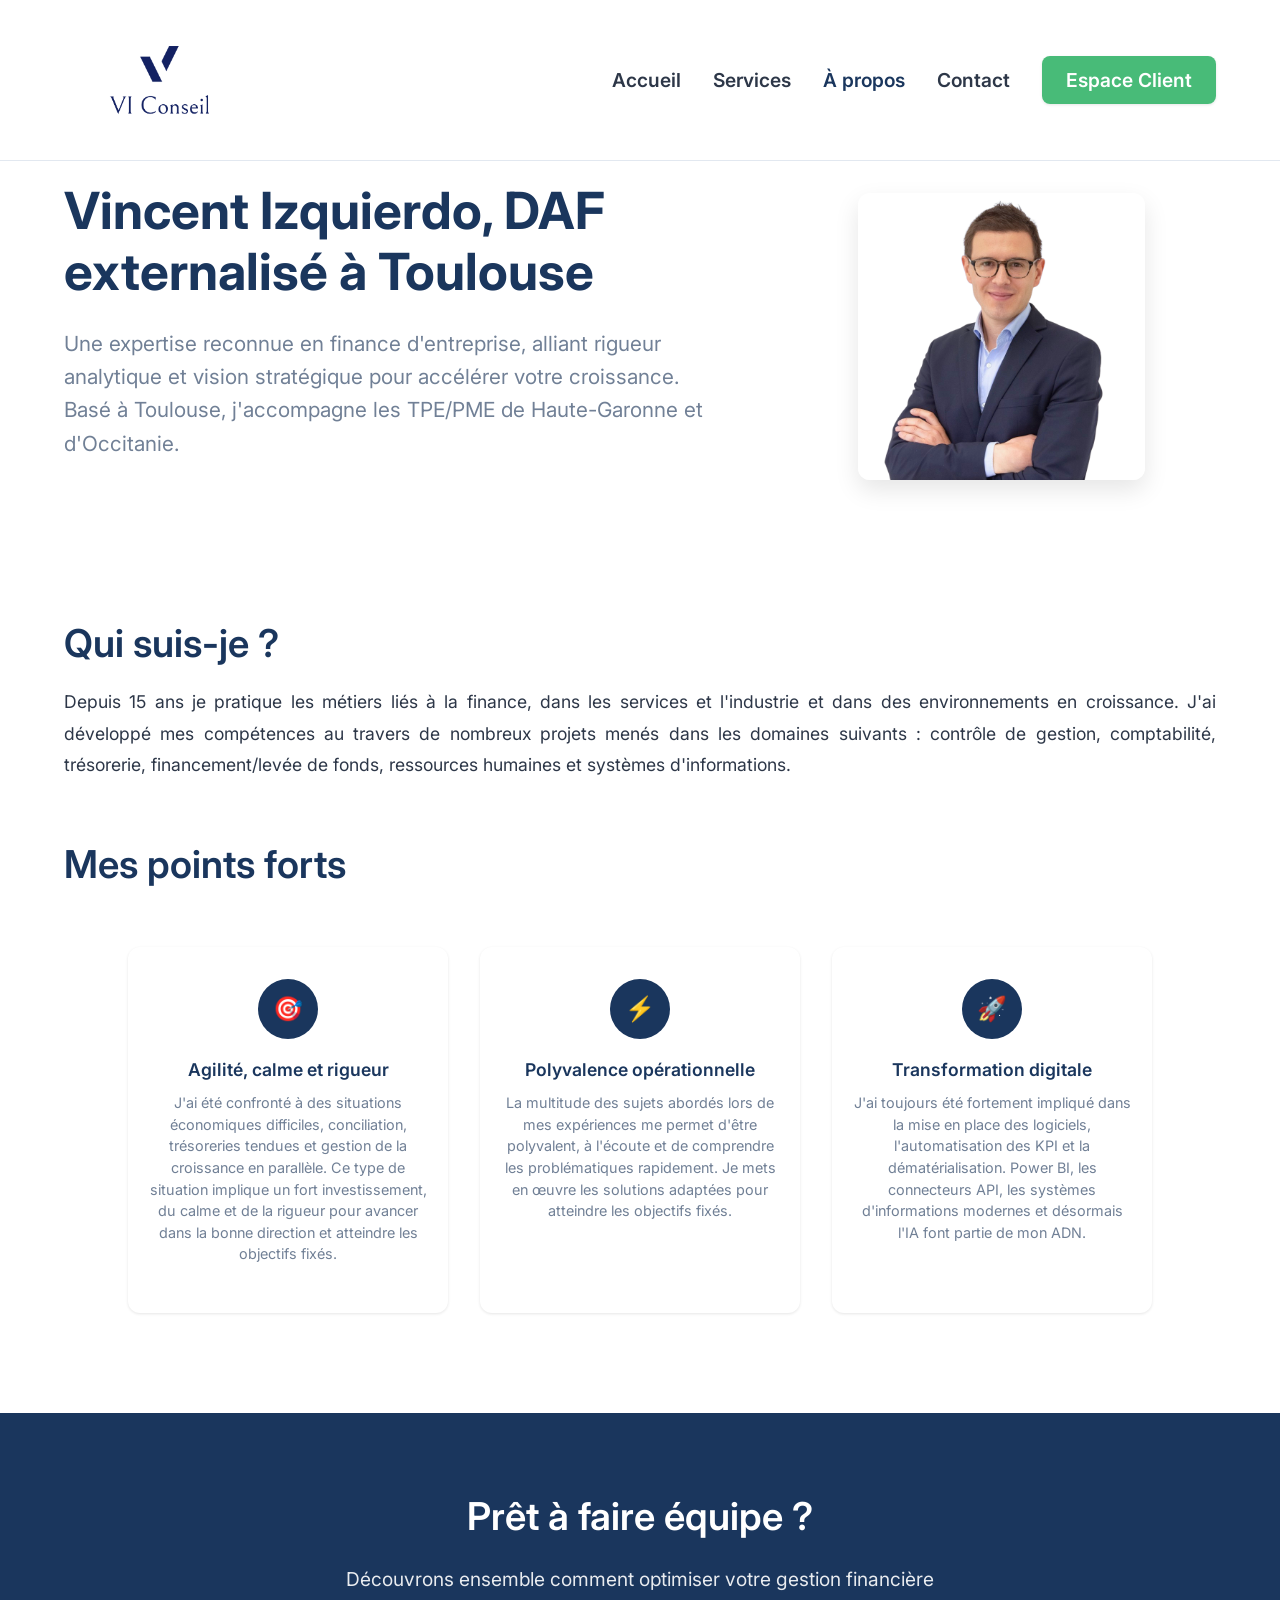
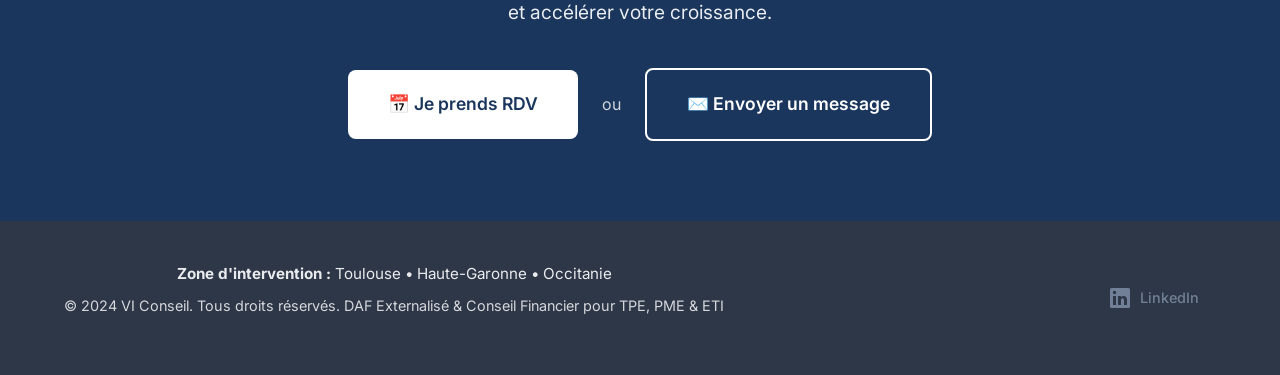
<file: apropos.html>
<!DOCTYPE html>
<html lang="fr">
<head>
    <meta charset="UTF-8">
    <meta name="viewport" content="width=device-width, initial-scale=1.0">
    <title>Vincent Izquierdo - DAF Externalisé à Toulouse | À propos - VI Conseil</title>
    <meta name="description" content="Vincent Izquierdo, DAF externalisé à Toulouse avec 15 ans d'expérience. Expert en finance d'entreprise, levée de fonds et pilotage financier pour TPE/PME en Haute-Garonne et Occitanie.">

    <!-- Open Graph / Facebook -->
    <meta property="og:type" content="profile">
    <meta property="og:url" content="https://www.viconseil.com/apropos.html">
    <meta property="og:title" content="Vincent Izquierdo - DAF Externalisé à Toulouse">
    <meta property="og:description" content="15 ans d'expérience en finance d'entreprise. Expert en pilotage financier et levée de fonds pour TPE/PME.">
    <meta property="og:image" content="https://www.viconseil.com/vincent-photo.jpg">
    <meta property="og:locale" content="fr_FR">

    <!-- Twitter Card -->
    <meta name="twitter:card" content="summary_large_image">
    <meta name="twitter:url" content="https://www.viconseil.com/apropos.html">
    <meta name="twitter:title" content="Vincent Izquierdo - DAF Externalisé">
    <meta name="twitter:description" content="Expert en finance d'entreprise avec 15 ans d'expérience à Toulouse.">
    <meta name="twitter:image" content="https://www.viconseil.com/vincent-photo.jpg">

    <!-- Google Analytics 4 -->
    <script async src="https://www.googletagmanager.com/gtag/js?id=G-YVRPRYEBJB"></script>
    <script>
      window.dataLayer = window.dataLayer || [];
      function gtag(){dataLayer.push(arguments);}
      gtag('js', new Date());
      gtag('config', 'G-YVRPRYEBJB');
    </script>

    <link rel="icon" type="image/png" href="favicon.png">
    <link rel="apple-touch-icon" href="favicon.png">
    <link rel="stylesheet" href="aneto-style.css">
    
    <!-- Google Tag Manager -->
    <script>(function(w,d,s,l,i){w[l]=w[l]||[];w[l].push({'gtm.start':
    new Date().getTime(),event:'gtm.js'});var f=d.getElementsByTagName(s)[0],
    j=d.createElement(s),dl=l!='dataLayer'?'&l='+l:'';j.async=true;j.src=
    'https://www.googletagmanager.com/gtm.js?id='+i+dl;f.parentNode.insertBefore(j,f);
    })(window,document,'script','dataLayer','GTM-MMFTSTSP');</script>
    <!-- End Google Tag Manager -->
    
    <!-- Person Schema -->
    <script type="application/ld+json">
    {
        "@context": "https://schema.org",
        "@type": "Person",
        "name": "Vincent Izquierdo",
        "jobTitle": "DAF Externalisé - Directeur Administratif et Financier",
        "description": "Expert en finance d'entreprise avec plus de 15 ans d'expérience. Spécialisé dans l'accompagnement des TPE/PME pour leur pilotage financier et levée de fonds.",
        "url": "https://www.viconseil.com/apropos.html",
        "image": "https://www.viconseil.com/vincent-photo.jpg",
        "worksFor": {
            "@type": "Organization",
            "name": "VI Conseil",
            "url": "https://www.viconseil.com"
        },
        "hasOccupation": {
            "@type": "Occupation",
            "name": "DAF Externalisé",
            "occupationLocation": [
                {
                    "@type": "City",
                    "name": "Toulouse"
                },
                {
                    "@type": "AdministrativeArea",
                    "name": "Haute-Garonne"
                },
                {
                    "@type": "AdministrativeArea",
                    "name": "Occitanie"
                }
            ],
            "estimatedSalary": {
                "@type": "MonetaryAmountDistribution",
                "currency": "EUR",
                "duration": "P1Y",
                "percentile10": "30000",
                "percentile90": "60000"
            },
            "skills": [
                "Pilotage financier",
                "Levée de fonds",
                "Contrôle de gestion", 
                "Business plan",
                "Valorisation d'entreprise",
                "Due diligence",
                "Reporting financier",
                "Budgets prévisionnels",
                "Tableaux de bord",
                "Conformité réglementaire"
            ],
            "mainEntityOfPage": {
                "@type": "WebPage",
                "@id": "https://www.viconseil.com/apropos.html"
            }
        },
        "knowsAbout": [
            "Finance d'entreprise",
            "Gestion financière TPE/PME",
            "Levée de fonds", 
            "Contrôle de gestion",
            "Business intelligence",
            "Microsoft 365",
            "Power BI",
            "Automatisation financière"
        ],
        "alumniOf": {
            "@type": "EducationalOrganization",
            "name": "Formation supérieure en Finance"
        },
        "awards": [
            "15+ années d'expérience",
            "5+ entreprises accompagnées",
            "€5M+ de financements levés"
        ],
        "serviceArea": [
            {
                "@type": "City",
                "name": "Toulouse"
            },
            {
                "@type": "AdministrativeArea",
                "name": "Haute-Garonne"
            },
            {
                "@type": "AdministrativeArea",
                "name": "Occitanie"
            }
        ]
    }
    </script>
</head>
<body>
    <!-- Google Tag Manager (noscript) -->
    <noscript><iframe src="https://www.googletagmanager.com/ns.html?id=GTM-MMFTSTSP"
    height="0" width="0" style="display:none;visibility:hidden"></iframe></noscript>
    <!-- End Google Tag Manager (noscript) -->
    <!-- Header -->
    <header>
        <nav class="container">
            <a href="index.html" class="logo">
                <img src="LOGO/PNG Logo Files/Transparent Logo.png" alt="VI Conseil" style="height: 160px; width: auto;">
            </a>
            <ul class="nav-links">
                <li><a href="index.html">Accueil</a></li>
                <li><a href="services.html">Services</a></li>
                <li><a href="apropos.html" class="active">À propos</a></li>
                <li><a href="contact.html">Contact</a></li>
                <li><a href="client-login.html" class="client-login-btn">Espace Client</a></li>
            </ul>
            <button class="mobile-menu" onclick="toggleMobileMenu()">☰</button>
        </nav>
    </header>

    <!-- Hero Section -->
    <section class="hero">
        <div class="container">
            <div class="hero-content">
                <div class="hero-text">
                    <h1>Vincent Izquierdo, DAF externalisé à Toulouse</h1>
                    <p class="lead">Une expertise reconnue en finance d'entreprise, alliant rigueur analytique et vision stratégique pour accélérer votre croissance. Basé à Toulouse, j'accompagne les TPE/PME de Haute-Garonne et d'Occitanie.</p>
                </div>
                <div class="hero-image">
                    <img src="vincent-photo.jpg" alt="Vincent Izquierdo - DAF externalisé à Toulouse, expert financier Haute-Garonne" />
                </div>
            </div>
        </div>
    </section>

    <!-- Expertise Section -->
    <section class="section" style="padding-top: 20px;">
        <div class="container">
            <div style="margin-bottom: 60px;">
                <h2>Qui suis-je ?</h2>
                <p style="font-size: 1.1rem; line-height: 1.8; text-align: justify; color: var(--text-primary); margin-top: 20px;">
                    Depuis 15 ans je pratique les métiers liés à la finance, dans les services et l'industrie et dans des environnements en croissance.
                    J'ai développé mes compétences au travers de nombreux projets menés dans les domaines suivants : contrôle de gestion, comptabilité, trésorerie, financement/levée de fonds, ressources humaines et systèmes d'informations.
                </p>
            </div>

            <div style="margin-bottom: 40px;">
                <h2>Mes points forts</h2>
            </div>

            <div class="values-grid">
                <div class="value-card">
                    <div class="value-icon">🎯</div>
                    <h3>Agilité, calme et rigueur</h3>
                    <p>
                        J'ai été confronté à des situations économiques difficiles, conciliation, trésoreries tendues et gestion de la croissance en parallèle. 
                        Ce type de situation implique un fort investissement, du calme et de la rigueur pour avancer dans la bonne direction et atteindre les objectifs fixés.
                    </p>
                </div>

                <div class="value-card">
                    <div class="value-icon">⚡</div>
                    <h3>Polyvalence opérationnelle</h3>
                    <p>
                        La multitude des sujets abordés lors de mes expériences me permet d'être polyvalent, à l'écoute et de comprendre les problématiques rapidement.
                        Je mets en œuvre les solutions adaptées pour atteindre les objectifs fixés.
                    </p>
                </div>

                <div class="value-card">
                    <div class="value-icon">🚀</div>
                    <h3>Transformation digitale</h3>
                    <p>
                        J'ai toujours été fortement impliqué dans la mise en place des logiciels, l'automatisation des KPI et la dématérialisation.
                        Power BI, les connecteurs API, les systèmes d'informations modernes et désormais l'IA font partie de mon ADN.
                    </p>
                </div>
            </div>
        </div>
    </section>



    <!-- CTA Section -->
    <section class="section cta-section">
        <div class="container">
            <h2>Prêt à faire équipe ?</h2>
            <p>Découvrons ensemble comment optimiser votre gestion financière et accélérer votre croissance.</p>
            
            <div class="cta-buttons">
                <a href="https://calendly.com/viconseil" target="_blank" class="btn btn-white btn-large">
                    📅 Je prends RDV
                </a>
                <span style="color: rgba(255,255,255,0.8);">ou</span>
                <a href="contact.html" class="btn btn-outline btn-large" style="border-color: white; color: white;">
                    ✉️ Envoyer un message
                </a>
            </div>
        </div>
    </section>

    <!-- Footer -->
    <footer>
        <div class="container">
            <div class="footer-content">
                <div style="text-align: center; margin-bottom: 16px;">
                    <p style="margin: 0 0 8px 0; font-size: 0.95rem; color: rgba(255,255,255,0.9);">
                        <strong>Zone d'intervention :</strong> Toulouse • Haute-Garonne • Occitanie
                    </p>
                    <p style="margin: 0; font-size: 0.9rem;">&copy; 2024 VI Conseil. Tous droits réservés. DAF Externalisé & Conseil Financier pour TPE, PME & ETI</p>
                </div>
                <div class="social-links">
                    <a href="https://www.linkedin.com/in/vincent-izquierdo" target="_blank" class="linkedin-link" title="Vincent Izquierdo sur LinkedIn">
                        <svg width="24" height="24" viewBox="0 0 24 24" fill="currentColor">
                            <path d="M20.5 2h-17A1.5 1.5 0 002 3.5v17A1.5 1.5 0 003.5 22h17a1.5 1.5 0 001.5-1.5v-17A1.5 1.5 0 0020.5 2zM8 19H5v-9h3zM6.5 8.25A1.75 1.75 0 118.3 6.5a1.78 1.78 0 01-1.8 1.75zM19 19h-3v-4.74c0-1.42-.6-1.93-1.38-1.93A1.74 1.74 0 0013 14.19a.66.66 0 000 .14V19h-3v-9h2.9v1.3a3.11 3.11 0 012.7-1.4c1.55 0 3.36.86 3.36 3.66z"/>
                        </svg>
                        LinkedIn
                    </a>
                </div>
            </div>
        </div>
    </footer>

    <!-- Scripts -->
    <script src="../environment-banner.js"></script>
    <script>
        // Mobile menu toggle
        function toggleMobileMenu() {
            const navLinks = document.querySelector('.nav-links');
            navLinks.classList.toggle('active');
        }

        // Simple fade-in animation on scroll
        const observerOptions = {
            threshold: 0.1,
            rootMargin: '0px 0px -50px 0px'
        };

        const observer = new IntersectionObserver((entries) => {
            entries.forEach(entry => {
                if (entry.isIntersecting) {
                    entry.target.classList.add('fade-in-up');
                }
            });
        }, observerOptions);

        // Observe elements for animation
        document.addEventListener('DOMContentLoaded', () => {
            const elementsToAnimate = document.querySelectorAll('.service-card, .value-card');
            elementsToAnimate.forEach(el => observer.observe(el));
        });
    </script>
</body>
</html>
</file>
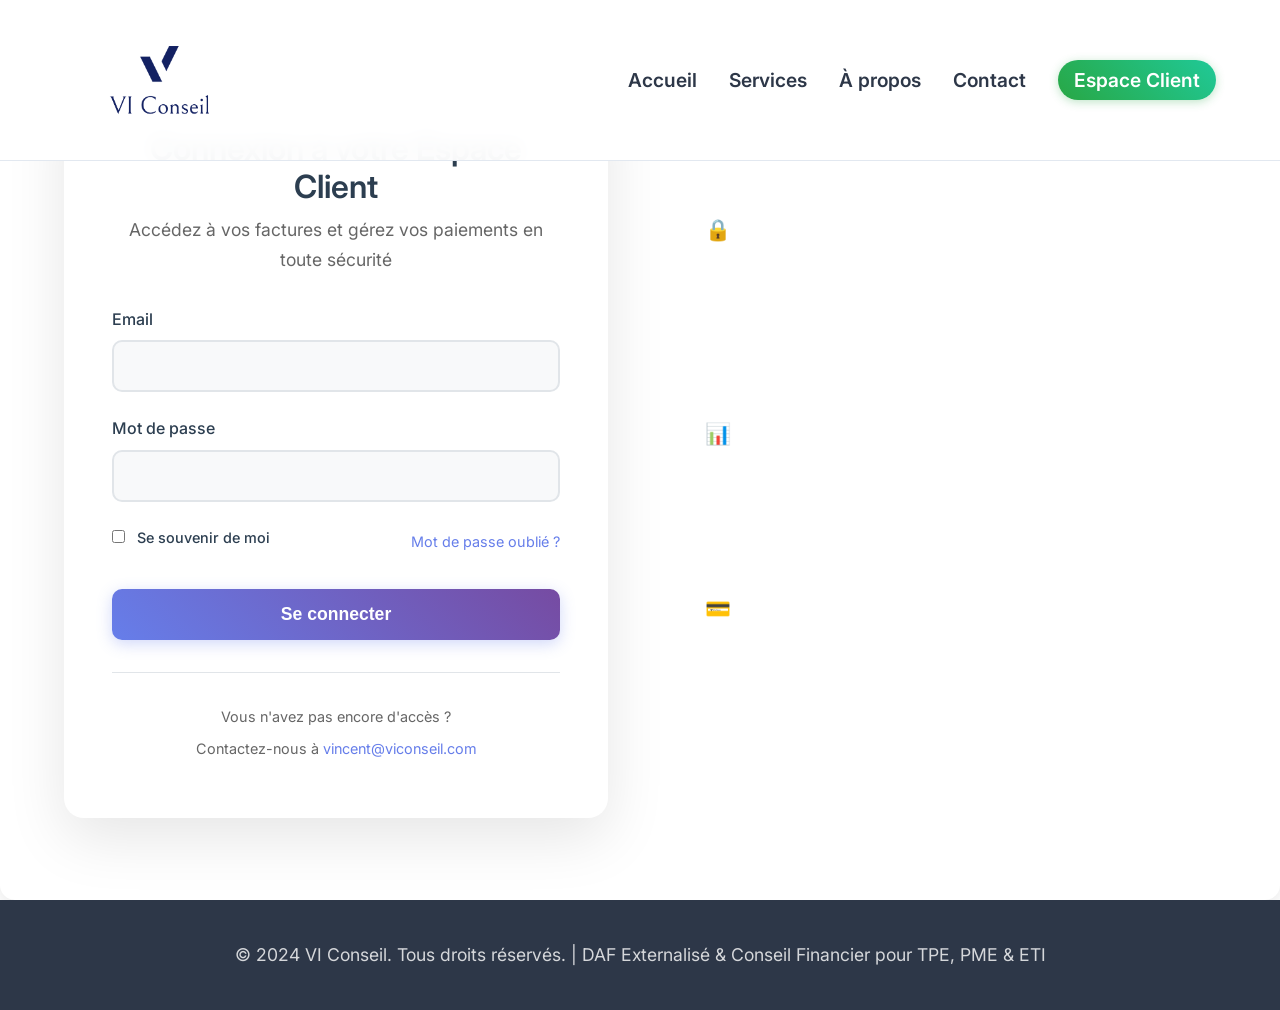
<file: client-dashboard.html>
<!DOCTYPE html>
<html lang="fr">
<head>
    <meta charset="UTF-8">
    <meta name="viewport" content="width=device-width, initial-scale=1.0">
    <title>Espace Client - VI Conseil</title>
    <link rel="icon" type="image/png" href="favicon.png">
    <link rel="apple-touch-icon" href="favicon.png">
    <link rel="stylesheet" href="aneto-style.css">
    <link rel="stylesheet" href="client-styles.css">
    
    <!-- Google Tag Manager -->
    <script>(function(w,d,s,l,i){w[l]=w[l]||[];w[l].push({'gtm.start':
    new Date().getTime(),event:'gtm.js'});var f=d.getElementsByTagName(s)[0],
    j=d.createElement(s),dl=l!='dataLayer'?'&l='+l:'';j.async=true;j.src=
    'https://www.googletagmanager.com/gtm.js?id='+i+dl;f.parentNode.insertBefore(j,f);
    })(window,document,'script','dataLayer','GTM-MMFTSTSP');</script>
    <!-- End Google Tag Manager -->
</head>
<body>
    <!-- Google Tag Manager (noscript) -->
    <noscript><iframe src="https://www.googletagmanager.com/ns.html?id=GTM-MMFTSTSP"
    height="0" width="0" style="display:none;visibility:hidden"></iframe></noscript>
    <!-- End Google Tag Manager (noscript) -->
    <!-- Header -->
    <header>
        <nav class="container">
            <a href="index.html" class="logo">
                <img src="LOGO/PNG Logo Files/Transparent Logo.png" alt="VI Conseil" style="height: 160px; width: auto;">
            </a>
            <ul class="nav-links">
                <li><a href="index.html">Accueil</a></li>
                <li><a href="services.html">Services</a></li>
                <li><a href="apropos.html">À propos</a></li>
                <li><a href="contact.html">Contact</a></li>
                <li><a href="#" onclick="logout()" class="logout-btn" style="color: #ef4444 !important;">Déconnexion</a></li>
            </ul>
            <button class="mobile-menu" onclick="toggleMobileMenu()">☰</button>
        </nav>
    </header>

    <!-- Dashboard -->
    <section class="dashboard main-content">
        <div class="dashboard-header">
            <div class="container">
                <div class="dashboard-nav">
                    <div class="client-info">
                        <h2 id="clientName">Bienvenue</h2>
                        <p id="clientEmail">client@example.com</p>
                    </div>
                    <div class="quick-actions">
                        <button onclick="showPaymentModal()" class="cta-button">Effectuer un paiement</button>
                    </div>
                </div>
            </div>
        </div>

        <div class="container">
            <div class="dashboard-content">
                <!-- Sidebar -->
                <aside class="sidebar">
                    <h3>Navigation</h3>
                    <ul class="sidebar-menu">
                        <li><a href="#" class="active" data-section="invoices">📋 Mes Factures</a></li>
                        <li><a href="#" data-section="payments">💳 Mes Paiements</a></li>
                        <li><a href="#" data-section="profile">👤 Mon Profil</a></li>
                        <li><a href="#" data-section="support">❓ Support</a></li>
                    </ul>
                </aside>

                <!-- Main Content -->
                <main class="main-content">
                    <!-- Invoices Section -->
                    <div id="invoices-section" class="content-section active">
                        <div class="content-header">
                            <h3>Mes Factures</h3>
                            <button class="filter-btn" onclick="toggleFilters()">Filtres</button>
                        </div>
                        
                        <div id="filters" class="filters-panel" style="display: none;">
                            <div style="display: grid; grid-template-columns: repeat(auto-fit, minmax(200px, 1fr)); gap: 1rem; padding: 1rem; background: #f8f9fa; border-radius: 8px; margin-bottom: 1rem;">
                                <select id="statusFilter">
                                    <option value="">Tous les statuts</option>
                                    <option value="paid">Payées</option>
                                    <option value="pending">En attente</option>
                                    <option value="overdue">En retard</option>
                                </select>
                                <input type="date" id="dateFilter" placeholder="Date">
                                <button onclick="applyFilters()" class="filter-btn">Appliquer</button>
                            </div>
                        </div>

                        <table class="invoices-table">
                            <thead>
                                <tr>
                                    <th>N° Facture</th>
                                    <th>Date</th>
                                    <th>Montant</th>
                                    <th>Statut</th>
                                    <th>Actions</th>
                                </tr>
                            </thead>
                            <tbody id="invoicesTableBody">
                                <!-- Les factures seront ajoutées dynamiquement -->
                            </tbody>
                        </table>
                    </div>

                    <!-- Payments Section -->
                    <div id="payments-section" class="content-section">
                        <div class="content-header">
                            <h3>Historique des Paiements</h3>
                        </div>
                        
                        <table class="invoices-table">
                            <thead>
                                <tr>
                                    <th>Date</th>
                                    <th>Facture</th>
                                    <th>Montant</th>
                                    <th>Méthode</th>
                                    <th>Statut</th>
                                </tr>
                            </thead>
                            <tbody id="paymentsTableBody">
                                <!-- L'historique des paiements sera ajouté dynamiquement -->
                            </tbody>
                        </table>
                    </div>

                    <!-- Profile Section -->
                    <div id="profile-section" class="content-section">
                        <div class="content-header">
                            <h3>Mon Profil</h3>
                        </div>
                        
                        <div class="profile-form">
                            <div class="form-group">
                                <label>Nom de l'entreprise</label>
                                <input type="text" id="companyName" value="Société Démo" readonly>
                            </div>
                            <div class="form-group">
                                <label>Email</label>
                                <input type="email" id="profileEmail" value="demo@client.fr" readonly>
                            </div>
                            <div class="form-group">
                                <label>Adresse</label>
                                <textarea id="address" readonly>123 Rue de la Paix
75001 Paris, France</textarea>
                            </div>
                            <div class="form-group">
                                <label>Téléphone</label>
                                <input type="tel" id="phone" value="+33 1 23 45 67 89" readonly>
                            </div>
                        </div>
                    </div>

                    <!-- Support Section -->
                    <div id="support-section" class="content-section">
                        <div class="content-header">
                            <h3>Support Client</h3>
                        </div>
                        
                        <div class="support-content">
                            <div class="support-card">
                                <h4>📧 Contact Email</h4>
                                <p><a href="mailto:vincent@viconseil.com">vincent@viconseil.com</a></p>
                                <p>Réponse sous 24h ouvrées</p>
                            </div>
                            <div class="support-card">
                                <h4>📞 Téléphone</h4>
                                <p><a href="tel:+33123456789">+33 1 23 45 67 89</a></p>
                                <p>Lun-Ven 9h-18h</p>
                            </div>
                            <div class="support-card">
                                <h4>📅 Prendre rendez-vous</h4>
                                <p><a href="https://calendly.com/viconseil" target="_blank" class="cta-button">Je prends RDV</a></p>
                            </div>
                        </div>
                    </div>
                </main>
            </div>
        </div>
    </section>

    <!-- Payment Modal -->
    <div id="paymentModal" class="modal">
        <div class="modal-content">
            <span class="close">&times;</span>
            <h2>Paiement de la facture</h2>
            <div id="invoiceDetails" class="invoice-details">
                <!-- Les détails de la facture seront ajoutés ici -->
            </div>
            
            <div class="payment-methods">
                <div class="payment-method" data-method="card">
                    <h4>💳 Carte Bancaire</h4>
                    <p>Paiement sécurisé par carte</p>
                </div>
                <div class="payment-method" data-method="transfer">
                    <h4>🏦 Virement SEPA</h4>
                    <p>Virement bancaire européen</p>
                </div>
            </div>

            <div class="payment-form">
                <!-- Card Payment Form -->
                <div id="cardForm" class="card-form">
                    <div class="form-group">
                        <label>Numéro de carte</label>
                        <input type="text" id="cardNumber" placeholder="1234 5678 9012 3456" maxlength="19">
                    </div>
                    <div style="display: grid; grid-template-columns: 1fr 1fr; gap: 1rem;">
                        <div class="form-group">
                            <label>Date d'expiration</label>
                            <input type="text" id="cardExpiry" placeholder="MM/AA" maxlength="5">
                        </div>
                        <div class="form-group">
                            <label>Code CVV</label>
                            <input type="text" id="cardCvv" placeholder="123" maxlength="4">
                        </div>
                    </div>
                    <div class="form-group">
                        <label>Nom du porteur</label>
                        <input type="text" id="cardName" placeholder="Jean Dupont">
                    </div>
                    <button onclick="processCardPayment()" class="pay-now-btn">Payer maintenant</button>
                </div>

                <!-- Transfer Information -->
                <div id="transferForm" class="transfer-form" style="display: none;">
                    <h4>Informations de virement</h4>
                    <div class="bank-details">
                        <p><strong>IBAN:</strong> FR76 3000 3000 1100 0000 0000 145</p>
                        <p><strong>BIC:</strong> SOGEFRPP</p>
                        <p><strong>Titulaire:</strong> VICONSEIL</p>
                        <p><strong>Référence:</strong> <span id="transferReference"></span></p>
                    </div>
                    <p style="color: #666; font-style: italic; margin-top: 1rem;">
                        Veuillez indiquer la référence dans le libellé de votre virement.
                        Le paiement sera confirmé sous 2-3 jours ouvrés.
                    </p>
                    <button onclick="confirmTransfer()" class="pay-now-btn">J'ai effectué le virement</button>
                </div>
            </div>
        </div>
    </div>

    <!-- Footer -->
    <footer>
        <div class="container">
            <div class="footer-content">
                <p>&copy; 2024 VI Conseil. Tous droits réservés. | DAF Externalisé & Conseil Financier pour TPE, PME & ETI</p>
                <div class="social-links">
                    <a href="https://www.linkedin.com/in/vincent-izquierdo" target="_blank" class="linkedin-link" title="Vincent Izquierdo sur LinkedIn">
                        <svg width="24" height="24" viewBox="0 0 24 24" fill="currentColor">
                            <path d="M20.5 2h-17A1.5 1.5 0 002 3.5v17A1.5 1.5 0 003.5 22h17a1.5 1.5 0 001.5-1.5v-17A1.5 1.5 0 0020.5 2zM8 19H5v-9h3zM6.5 8.25A1.75 1.75 0 118.3 6.5a1.78 1.78 0 01-1.8 1.75zM19 19h-3v-4.74c0-1.42-.6-1.93-1.38-1.93A1.74 1.74 0 0013 14.19a.66.66 0 000 .14V19h-3v-9h2.9v1.3a3.11 3.11 0 012.7-1.4c1.55 0 3.36.86 3.36 3.66z"/>
                        </svg>
                        LinkedIn
                    </a>
                </div>
            </div>
        </div>
    </footer>

    <script src="../environment-banner.js"></script>
    <script src="../mobile-menu.js"></script>
    <script src="../client-security.js"></script>
    <script src="../client-dashboard.js"></script>
</body>
</html>
</file>
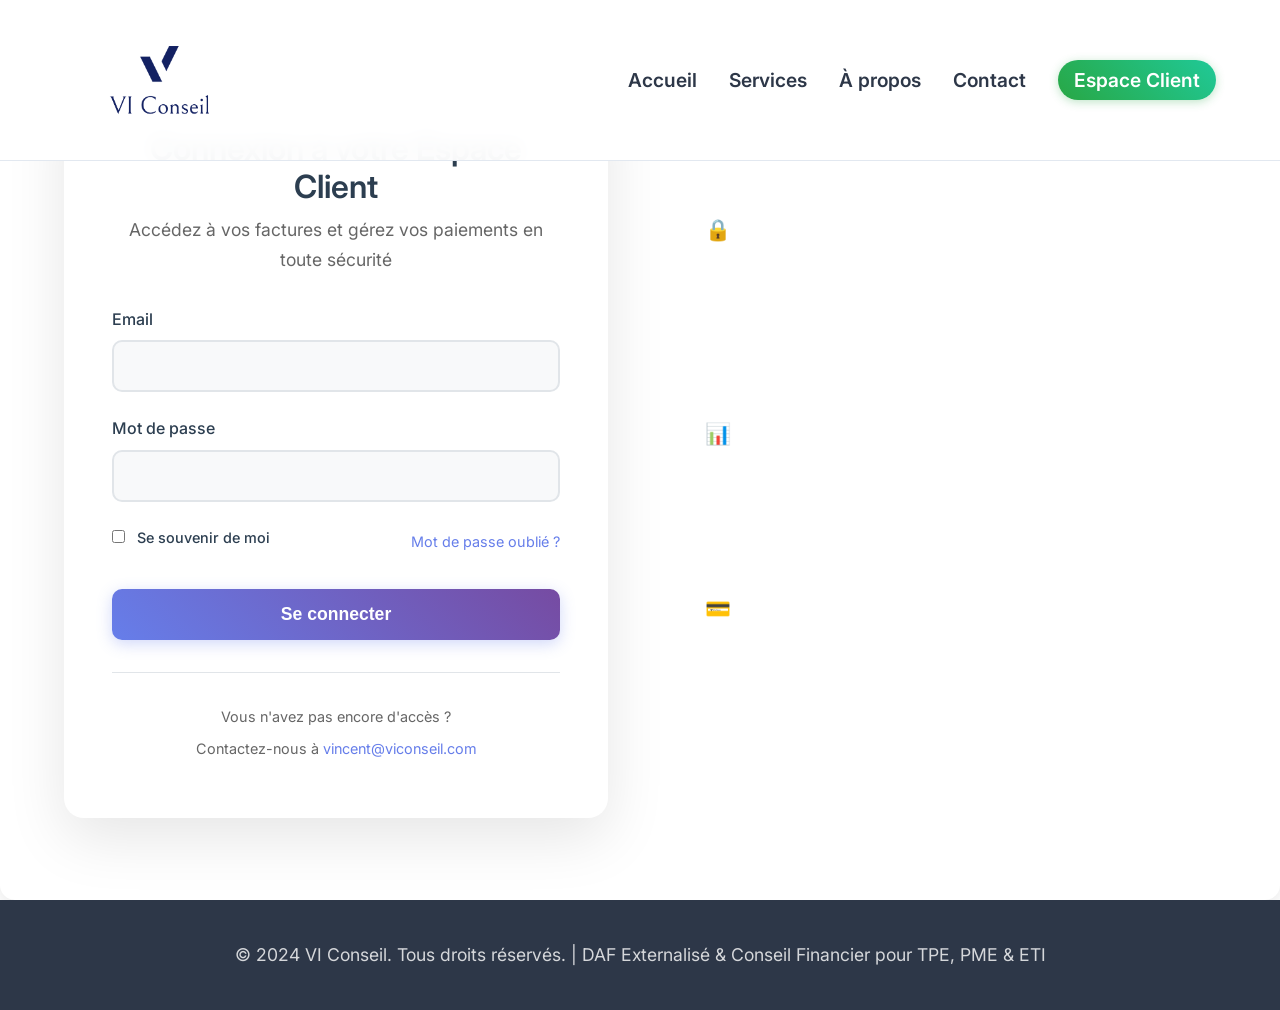
<file: client-login.html>
<!DOCTYPE html>
<html lang="fr">
<head>
    <meta charset="UTF-8">
    <meta name="viewport" content="width=device-width, initial-scale=1.0">
    <title>Espace Client - VI Conseil</title>
    <link rel="icon" type="image/png" href="favicon.png">
    <link rel="apple-touch-icon" href="favicon.png">
    <link rel="stylesheet" href="aneto-style.css">
    <link rel="stylesheet" href="client-styles.css">
    
    <!-- Google Tag Manager -->
    <script>(function(w,d,s,l,i){w[l]=w[l]||[];w[l].push({'gtm.start':
    new Date().getTime(),event:'gtm.js'});var f=d.getElementsByTagName(s)[0],
    j=d.createElement(s),dl=l!='dataLayer'?'&l='+l:'';j.async=true;j.src=
    'https://www.googletagmanager.com/gtm.js?id='+i+dl;f.parentNode.insertBefore(j,f);
    })(window,document,'script','dataLayer','GTM-MMFTSTSP');</script>
    <!-- End Google Tag Manager -->
</head>
<body>
    <!-- Google Tag Manager (noscript) -->
    <noscript><iframe src="https://www.googletagmanager.com/ns.html?id=GTM-MMFTSTSP"
    height="0" width="0" style="display:none;visibility:hidden"></iframe></noscript>
    <!-- End Google Tag Manager (noscript) -->
    <!-- Header -->
    <header>
        <nav class="container">
            <a href="index.html" class="logo">
                <img src="LOGO/PNG Logo Files/Transparent Logo.png" alt="VI Conseil" style="height: 160px; width: auto;">
            </a>
            <ul class="nav-links">
                <li><a href="index.html">Accueil</a></li>
                <li><a href="services.html">Services</a></li>
                <li><a href="apropos.html">À propos</a></li>
                <li><a href="contact.html">Contact</a></li>
                <li><a href="client-login.html" class="client-login-btn">Espace Client</a></li>
            </ul>
            <button class="mobile-menu" onclick="toggleMobileMenu()">☰</button>
        </nav>
    </header>

    <!-- Login Section -->
    <section class="login-section main-content">
        <div class="container">
            <div class="login-container">
                <div class="login-form-wrapper">
                    <h2>Connexion à votre Espace Client</h2>
                    <p>Accédez à vos factures et gérez vos paiements en toute sécurité</p>
                    
                    <form id="loginForm" class="login-form">
                        <div class="form-group">
                            <label for="email">Email</label>
                            <input type="email" id="email" name="email" required>
                        </div>
                        
                        <div class="form-group">
                            <label for="password">Mot de passe</label>
                            <input type="password" id="password" name="password" required>
                        </div>
                        
                        <div class="form-options">
                            <label class="remember-me">
                                <input type="checkbox" id="remember">
                                <span class="checkmark"></span>
                                Se souvenir de moi
                            </label>
                            <a href="#" class="forgot-password">Mot de passe oublié ?</a>
                        </div>
                        
                        <button type="submit" class="login-btn">Se connecter</button>
                    </form>
                    
                    <div class="login-help">
                        <p>Vous n'avez pas encore d'accès ?</p>
                        <p>Contactez-nous à <a href="mailto:vincent@viconseil.com">vincent@viconseil.com</a></p>
                    </div>
                </div>
                
                <div class="login-info">
                    <div class="info-card">
                        <h3>🔒 Sécurisé</h3>
                        <p>Vos données sont protégées par un cryptage de niveau bancaire</p>
                    </div>
                    <div class="info-card">
                        <h3>📊 Factures</h3>
                        <p>Consultez et téléchargez toutes vos factures en un clic</p>
                    </div>
                    <div class="info-card">
                        <h3>💳 Paiement</h3>
                        <p>Réglez vos factures par carte bancaire ou virement SEPA</p>
                    </div>
                </div>
            </div>
        </div>
    </section>

    <!-- Footer -->
    <footer>
        <div class="container">
            <p>&copy; 2024 VI Conseil. Tous droits réservés. | DAF Externalisé & Conseil Financier pour TPE, PME & ETI</p>
        </div>
    </footer>

    <script src="../environment-banner.js"></script>
    <script src="../mobile-menu.js"></script>
    <script src="../client-security.js"></script>
    <script>
        document.addEventListener('DOMContentLoaded', function() {
            // Rediriger si déjà connecté
            if (clientSecurity.isLoggedIn()) {
                window.location.href = 'client-dashboard.html';
                return;
            }

            document.getElementById('loginForm').addEventListener('submit', function(e) {
                e.preventDefault();
                
                const email = document.getElementById('email').value.trim();
                const password = document.getElementById('password').value;
                const rememberMe = document.getElementById('remember').checked;
                
                // Validation côté client
                if (!email || !password) {
                    alert('Veuillez saisir votre email et mot de passe.');
                    return;
                }
                
                try {
                    // Tentative de connexion
                    if (clientSecurity.login(email, password, rememberMe)) {
                        // Connexion réussie
                        window.location.href = 'client-dashboard.html';
                    }
                } catch (error) {
                    // Afficher l'erreur (tentatives échouées, compte verrouillé, etc.)
                    alert(error.message);
                }
            });

            // Gestion du mot de passe oublié
            document.querySelector('.forgot-password').addEventListener('click', function(e) {
                e.preventDefault();
                const email = document.getElementById('email').value.trim();
                
                if (!email) {
                    alert('Veuillez saisir votre email pour réinitialiser le mot de passe.');
                    document.getElementById('email').focus();
                    return;
                }
                
                // Simulation - en production, envoyer un email de réinitialisation
                alert(`Un email de réinitialisation a été envoyé à ${email} (fonctionnalité de démonstration).`);
            });
        });
    </script>
</body>
</html>
</file>
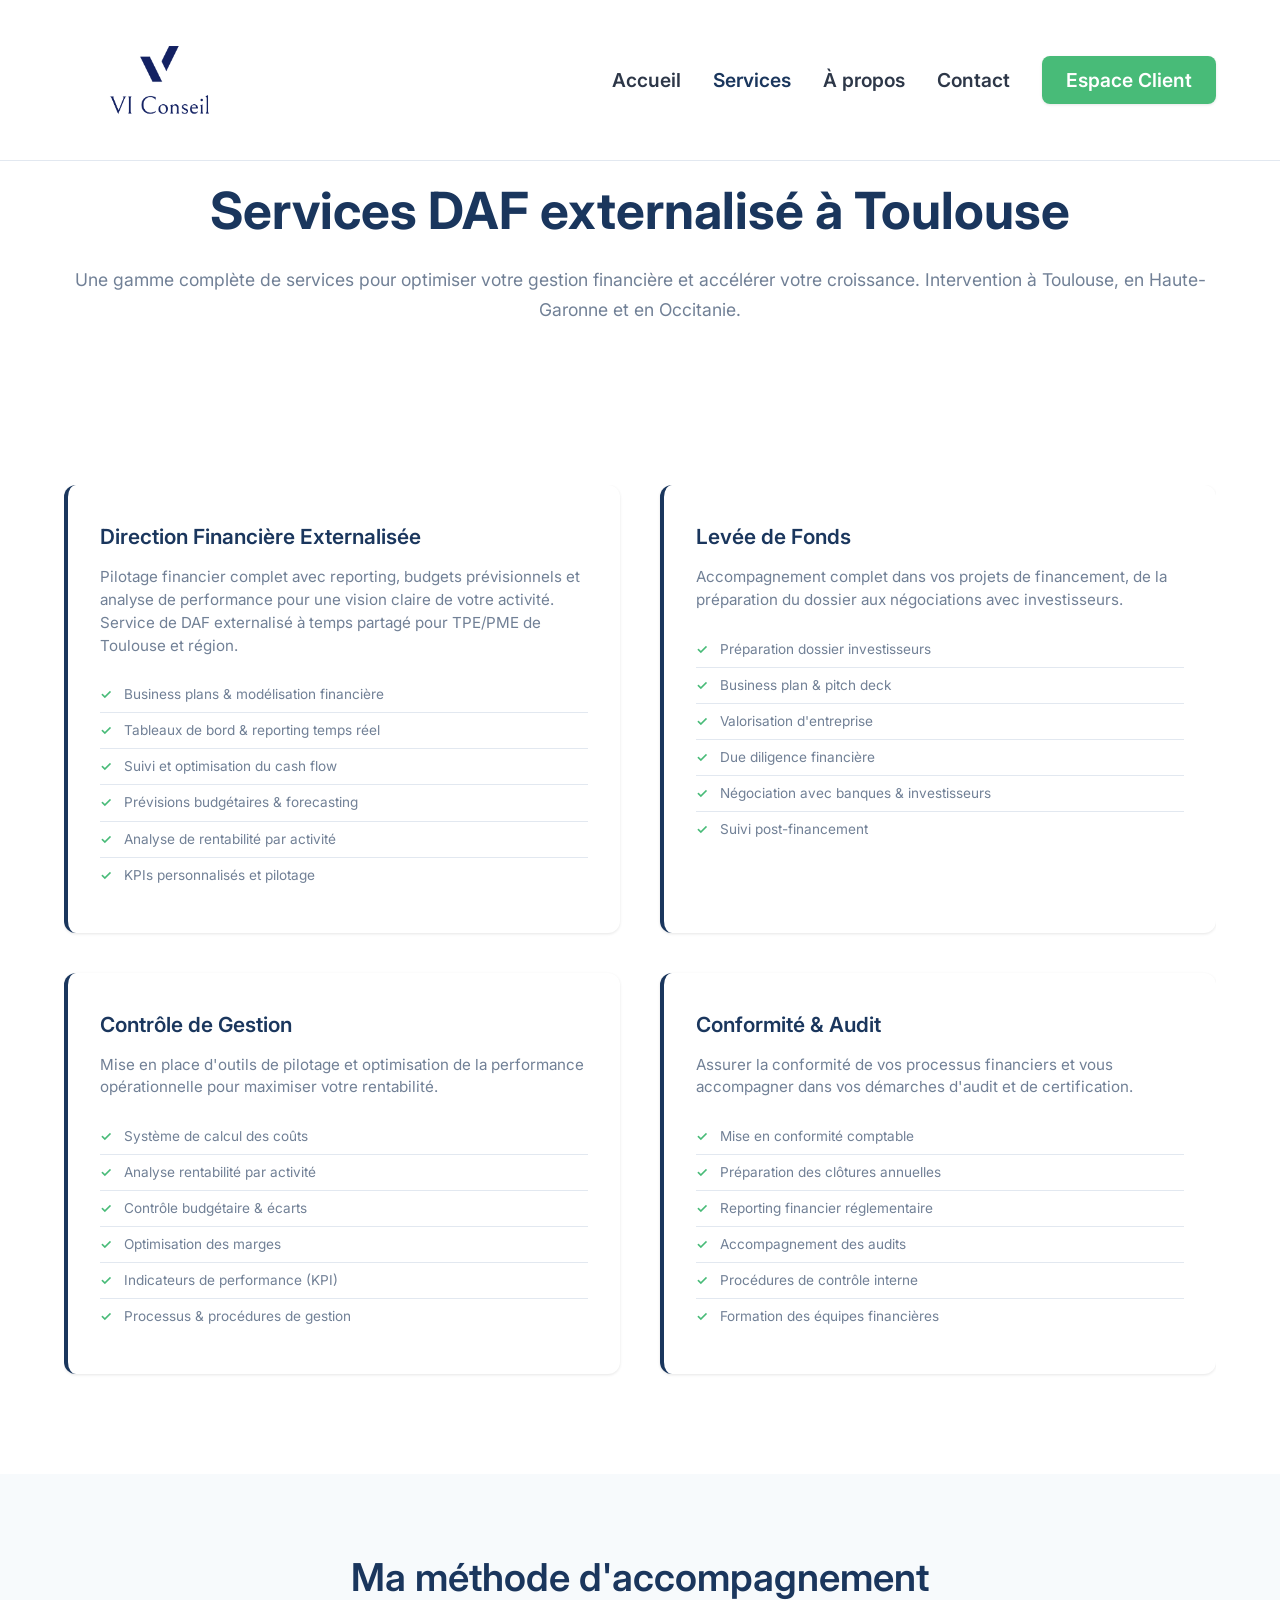
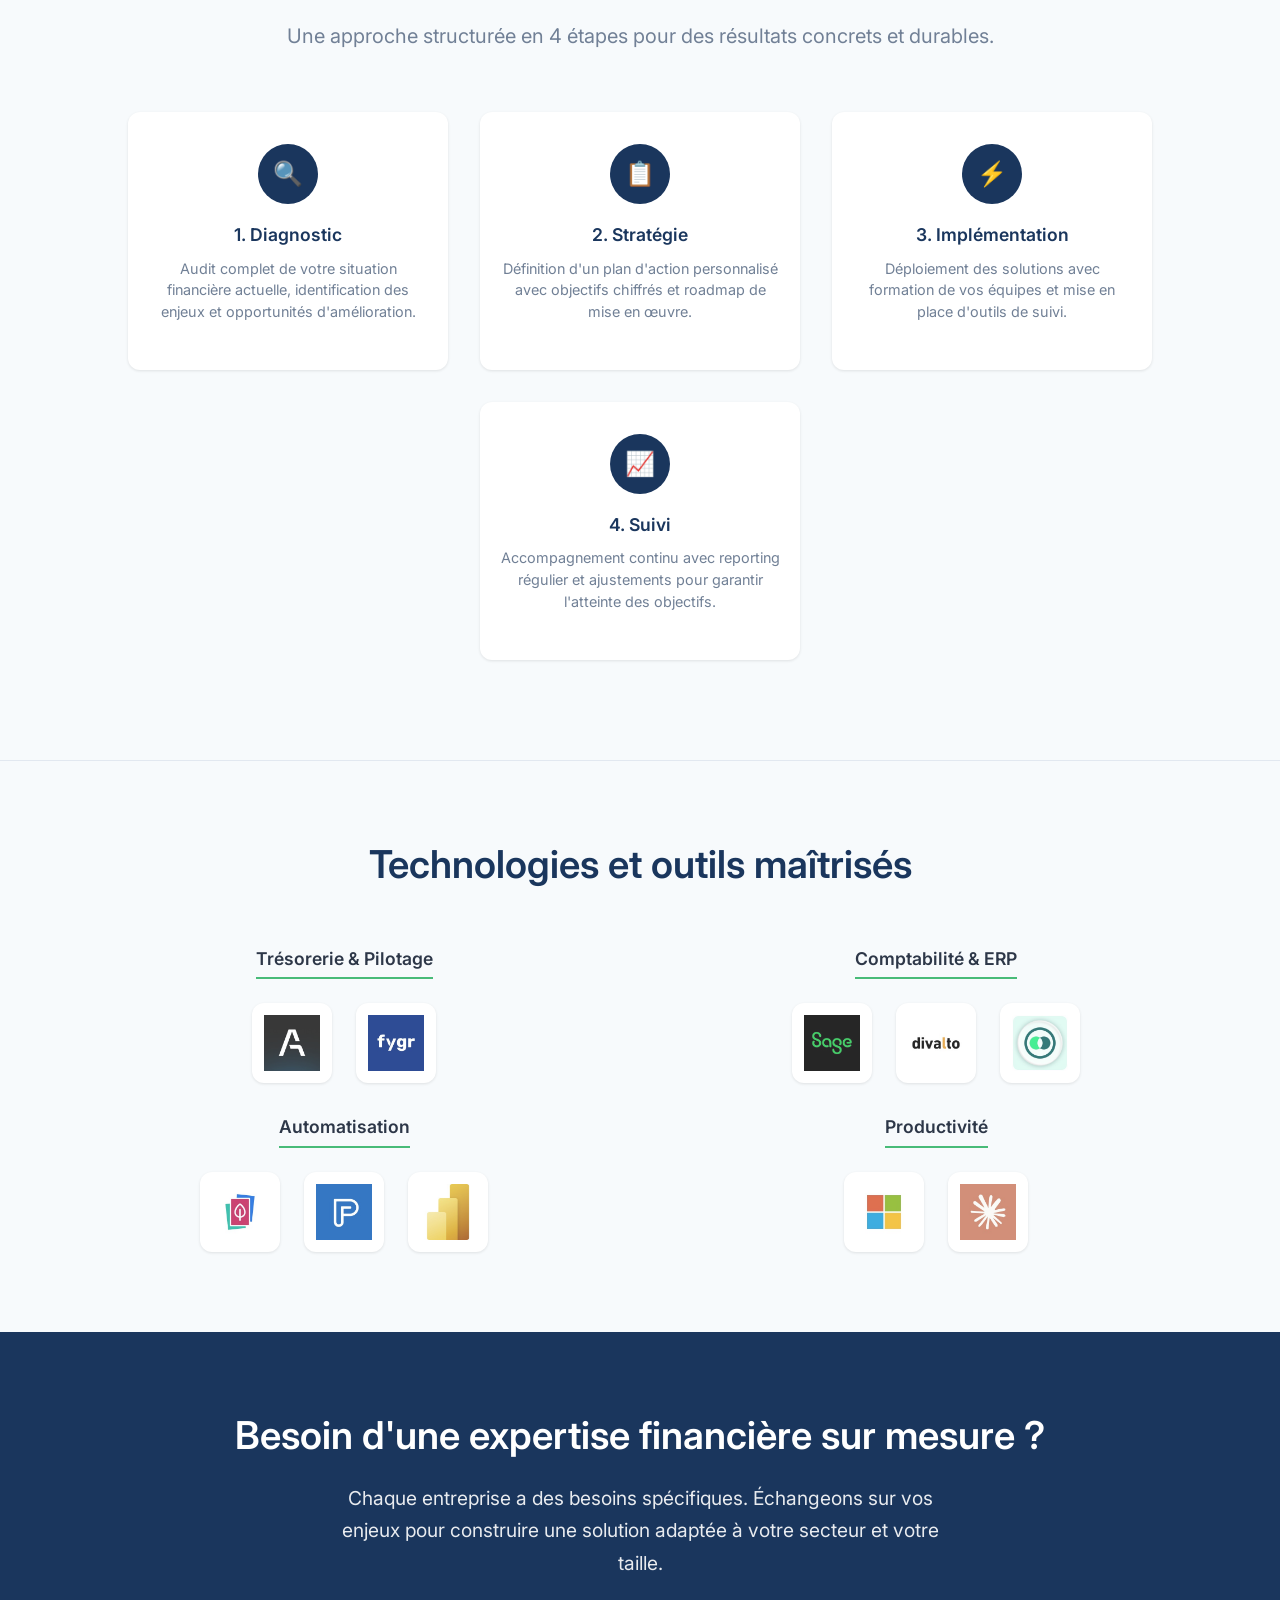
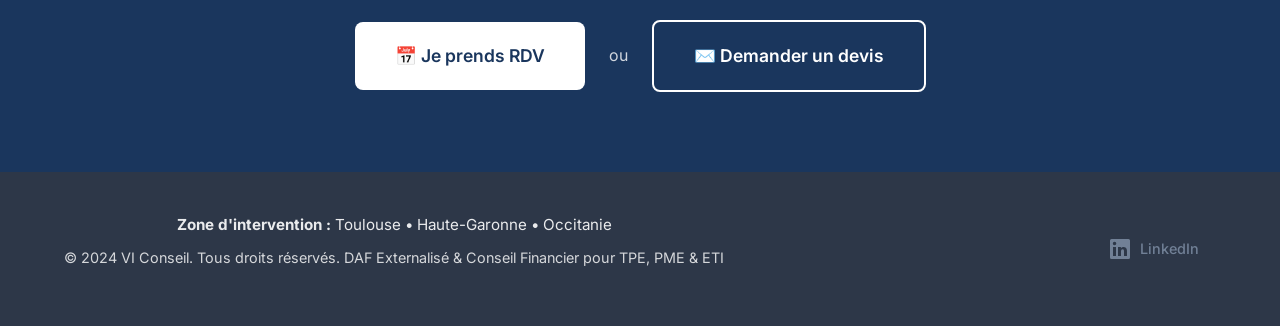
<file: services.html>
<!DOCTYPE html>
<html lang="fr">
<head>
    <meta charset="UTF-8">
    <meta name="viewport" content="width=device-width, initial-scale=1.0">
    <title>Services DAF Externalisé Toulouse | Direction Financière & Pilotage - VI Conseil</title>
    <meta name="description" content="Services de DAF externalisé à Toulouse : pilotage financier, levée de fonds, contrôle de gestion pour TPE/PME en Haute-Garonne et Occitanie. Expert financier à temps partagé.">

    <!-- Open Graph / Facebook -->
    <meta property="og:type" content="website">
    <meta property="og:url" content="https://www.viconseil.com/services.html">
    <meta property="og:title" content="Services DAF Externalisé Toulouse | VI Conseil">
    <meta property="og:description" content="Direction financière externalisée, levée de fonds, contrôle de gestion et conformité pour TPE/PME à Toulouse.">
    <meta property="og:image" content="https://www.viconseil.com/LOGO/PNG Logo Files/Transparent Logo.png">
    <meta property="og:locale" content="fr_FR">

    <!-- Twitter Card -->
    <meta name="twitter:card" content="summary">
    <meta name="twitter:url" content="https://www.viconseil.com/services.html">
    <meta name="twitter:title" content="Services DAF Externalisé | VI Conseil">
    <meta name="twitter:description" content="Pilotage financier, levée de fonds, contrôle de gestion et audit pour TPE/PME.">
    <meta name="twitter:image" content="https://www.viconseil.com/LOGO/PNG Logo Files/Transparent Logo.png">

    <!-- Google Analytics 4 -->
    <script async src="https://www.googletagmanager.com/gtag/js?id=G-YVRPRYEBJB"></script>
    <script>
      window.dataLayer = window.dataLayer || [];
      function gtag(){dataLayer.push(arguments);}
      gtag('js', new Date());
      gtag('config', 'G-YVRPRYEBJB');
    </script>

    <link rel="icon" type="image/png" href="favicon.png">
    <link rel="apple-touch-icon" href="favicon.png">
    <link rel="stylesheet" href="aneto-style.css">
    
    <!-- Google Tag Manager -->
    <script>(function(w,d,s,l,i){w[l]=w[l]||[];w[l].push({'gtm.start':
    new Date().getTime(),event:'gtm.js'});var f=d.getElementsByTagName(s)[0],
    j=d.createElement(s),dl=l!='dataLayer'?'&l='+l:'';j.async=true;j.src=
    'https://www.googletagmanager.com/gtm.js?id='+i+dl;f.parentNode.insertBefore(j,f);
    })(window,document,'script','dataLayer','GTM-MMFTSTSP');</script>
    <!-- End Google Tag Manager -->
    
    <!-- Service Schema -->
    <script type="application/ld+json">
    {
        "@context": "https://schema.org",
        "@type": "Service",
        "name": "Services DAF Externalisé Toulouse",
        "provider": {
            "@type": "LocalBusiness",
            "name": "VI Conseil",
            "url": "https://www.viconseil.com",
            "address": {
                "@type": "PostalAddress",
                "addressLocality": "Toulouse",
                "addressRegion": "Occitanie",
                "postalCode": "31000",
                "addressCountry": "FR"
            }
        },
        "serviceType": "Direction Administrative et Financière Externalisée",
        "description": "Services complets de DAF externalisé à Toulouse pour TPE/PME : pilotage financier, levée de fonds, contrôle de gestion et conformité en Haute-Garonne et Occitanie.",
        "areaServed": [
            {
                "@type": "City",
                "name": "Toulouse"
            },
            {
                "@type": "AdministrativeArea",
                "name": "Haute-Garonne"
            },
            {
                "@type": "AdministrativeArea",
                "name": "Occitanie"
            }
        ],
        "audience": {
            "@type": "BusinessAudience",
            "audienceType": "TPE/PME"
        },
        "serviceOutput": [
            {
                "@type": "Service",
                "name": "Direction Financière et Pilotage",
                "description": "Reportings financiers, budgets prévisionnels, optimisation de trésorerie"
            },
            {
                "@type": "Service", 
                "name": "Levée de Fonds",
                "description": "Business plans, valorisation d'entreprise, due diligence"
            },
            {
                "@type": "Service",
                "name": "Contrôle de Gestion", 
                "description": "Systèmes de coûts, indicateurs de performance, tableaux de bord"
            },
            {
                "@type": "Service",
                "name": "Conformité et Audit",
                "description": "Mise en conformité réglementaire, contrôles internes, audits"
            }
        ],
        "hasOfferCatalog": {
            "@type": "OfferCatalog",
            "name": "Méthodologie en 4 étapes",
            "itemListElement": [
                {
                    "@type": "Offer",
                    "name": "1. Diagnostic",
                    "description": "Analyse approfondie de votre situation financière"
                },
                {
                    "@type": "Offer",
                    "name": "2. Stratégie", 
                    "description": "Définition d'un plan d'action personnalisé"
                },
                {
                    "@type": "Offer",
                    "name": "3. Mise en œuvre",
                    "description": "Déploiement des solutions et outils"
                },
                {
                    "@type": "Offer",
                    "name": "4. Suivi",
                    "description": "Accompagnement continu et ajustements"
                }
            ]
        }
    }
    </script>
</head>
<body>
    <!-- Google Tag Manager (noscript) -->
    <noscript><iframe src="https://www.googletagmanager.com/ns.html?id=GTM-MMFTSTSP"
    height="0" width="0" style="display:none;visibility:hidden"></iframe></noscript>
    <!-- End Google Tag Manager (noscript) -->
    <!-- Header -->
    <header>
        <nav class="container">
            <a href="index.html" class="logo">
                <img src="LOGO/PNG Logo Files/Transparent Logo.png" alt="VI Conseil" style="height: 160px; width: auto;">
            </a>
            <ul class="nav-links">
                <li><a href="index.html">Accueil</a></li>
                <li><a href="services.html" class="active">Services</a></li>
                <li><a href="apropos.html">À propos</a></li>
                <li><a href="contact.html">Contact</a></li>
                <li><a href="client-login.html" class="client-login-btn">Espace Client</a></li>
            </ul>
            <button class="mobile-menu" onclick="toggleMobileMenu()">☰</button>
        </nav>
    </header>

    <!-- Hero Section -->
    <section class="hero">
        <div class="container">
            <div class="text-center">
                <h1>Services DAF externalisé à Toulouse</h1>
                <p class="lead">Une gamme complète de services pour optimiser votre gestion financière et accélérer votre croissance. Intervention à Toulouse, en Haute-Garonne et en Occitanie.</p>
            </div>
        </div>
    </section>

    <!-- Services Section -->
    <section class="section" style="padding-top: 20px;">
        <div class="container">
            <div class="services-grid" style="gap: 40px;">
                <div class="service-card">
                    <h3>Direction Financière Externalisée</h3>
                    <p>Pilotage financier complet avec reporting, budgets prévisionnels et analyse de performance pour une vision claire de votre activité. Service de DAF externalisé à temps partagé pour TPE/PME de Toulouse et région.</p>
                    <ul class="service-list">
                        <li>Business plans & modélisation financière</li>
                        <li>Tableaux de bord & reporting temps réel</li>
                        <li>Suivi et optimisation du cash flow</li>
                        <li>Prévisions budgétaires & forecasting</li>
                        <li>Analyse de rentabilité par activité</li>
                        <li>KPIs personnalisés et pilotage</li>
                    </ul>
                </div>

                <div class="service-card">
                    <h3>Levée de Fonds</h3>
                    <p>Accompagnement complet dans vos projets de financement, de la préparation du dossier aux négociations avec investisseurs.</p>
                    <ul class="service-list">
                        <li>Préparation dossier investisseurs</li>
                        <li>Business plan & pitch deck</li>
                        <li>Valorisation d'entreprise</li>
                        <li>Due diligence financière</li>
                        <li>Négociation avec banques & investisseurs</li>
                        <li>Suivi post-financement</li>
                    </ul>
                </div>

                <div class="service-card">
                    <h3>Contrôle de Gestion</h3>
                    <p>Mise en place d'outils de pilotage et optimisation de la performance opérationnelle pour maximiser votre rentabilité.</p>
                    <ul class="service-list">
                        <li>Système de calcul des coûts</li>
                        <li>Analyse rentabilité par activité</li>
                        <li>Contrôle budgétaire & écarts</li>
                        <li>Optimisation des marges</li>
                        <li>Indicateurs de performance (KPI)</li>
                        <li>Processus & procédures de gestion</li>
                    </ul>
                </div>

                <div class="service-card">
                    <h3>Conformité & Audit</h3>
                    <p>Assurer la conformité de vos processus financiers et vous accompagner dans vos démarches d'audit et de certification.</p>
                    <ul class="service-list">
                        <li>Mise en conformité comptable</li>
                        <li>Préparation des clôtures annuelles</li>
                        <li>Reporting financier réglementaire</li>
                        <li>Accompagnement des audits</li>
                        <li>Procédures de contrôle interne</li>
                        <li>Formation des équipes financières</li>
                    </ul>
                </div>
            </div>
        </div>
    </section>

    <!-- Process Section -->
    <section class="section values-section">
        <div class="container">
            <div class="text-center">
                <h2>Ma méthode d'accompagnement</h2>
                <p class="text-large">Une approche structurée en 4 étapes pour des résultats concrets et durables.</p>
            </div>

            <div class="values-grid">
                <div class="value-card">
                    <div class="value-icon">🔍</div>
                    <h3>1. Diagnostic</h3>
                    <p>Audit complet de votre situation financière actuelle, identification des enjeux et opportunités d'amélioration.</p>
                </div>

                <div class="value-card">
                    <div class="value-icon">📋</div>
                    <h3>2. Stratégie</h3>
                    <p>Définition d'un plan d'action personnalisé avec objectifs chiffrés et roadmap de mise en œuvre.</p>
                </div>

                <div class="value-card">
                    <div class="value-icon">⚡</div>
                    <h3>3. Implémentation</h3>
                    <p>Déploiement des solutions avec formation de vos équipes et mise en place d'outils de suivi.</p>
                </div>

                <div class="value-card">
                    <div class="value-icon">📈</div>
                    <h3>4. Suivi</h3>
                    <p>Accompagnement continu avec reporting régulier et ajustements pour garantir l'atteinte des objectifs.</p>
                </div>
            </div>
        </div>
    </section>

    <!-- Technologies Section -->
    <section class="section technologies-section">
        <div class="container">
            <div class="text-center">
                <h2>Technologies et outils maîtrisés</h2>
            </div>

            <div class="technologies-grid">
                    <div class="tech-category">
                        <h4>Trésorerie & Pilotage</h4>
                        <div class="tech-logos">
                            <div class="tech-logo" title="Agicap - Gestion de trésorerie">
                                <img src="LOGO/agicap_corporate_logo.jpeg" alt="Agicap - Gestion de trésorerie en temps réel">
                            </div>
                            <div class="tech-logo" title="Fygr - Pilotage financier et trésorerie">
                                <img src="LOGO/fygr_logo.jpeg" alt="Fygr - Pilotage financier et trésorerie">
                            </div>
                        </div>
                    </div>

                    <div class="tech-category">
                        <h4>Comptabilité & ERP</h4>
                        <div class="tech-logos">
                            <div class="tech-logo" title="SAGE - Solutions comptables">
                                <img src="LOGO/SAGE logo.jpeg" alt="SAGE - Logiciel de comptabilité">
                            </div>
                            <div class="tech-logo" title="Divalto - ERP intégré">
                                <img src="LOGO/divalto_logo.jpeg" alt="Divalto - ERP intégré pour PME">
                            </div>
                            <div class="tech-logo" title="Pennylane - Comptabilité digitale">
                                <img src="LOGO/pennylaneaccounting_logo.jpeg" alt="Pennylane - Comptabilité en ligne">
                            </div>
                        </div>
                    </div>

                    <div class="tech-category">
                        <h4>Automatisation</h4>
                        <div class="tech-logos">
                            <div class="tech-logo" title="Yooz - Dématérialisation des factures">
                                <img src="LOGO/yooz_logo.jpeg" alt="Yooz - Dématérialisation et traitement des factures">
                            </div>
                            <div class="tech-logo" title="PayFit - Gestion de la paie">
                                <img src="LOGO/payfit_logo.jpeg" alt="PayFit - Solution de paie automatisée">
                            </div>
                            <div class="tech-logo" title="Power BI - Reporting et Business Intelligence">
                                <img src="LOGO/microsoftpowerbi_logo.jpeg" alt="Microsoft Power BI - Business Intelligence et tableaux de bord">
                            </div>
                        </div>
                    </div>

                    <div class="tech-category">
                        <h4>Productivité</h4>
                        <div class="tech-logos">
                            <div class="tech-logo" title="Microsoft - Suite Office 365">
                                <img src="LOGO/microsoft_logo.jpeg" alt="Microsoft Office 365 - Suite bureautique">
                            </div>
                            <div class="tech-logo" title="Claude AI - Intelligence artificielle">
                                <img src="LOGO/claude_logo.jpeg" alt="Claude AI - Intelligence artificielle générative">
                            </div>
                        </div>
                    </div>
            </div>
        </div>
    </section>

    <!-- CTA Section -->
    <section class="section cta-section">
        <div class="container">
            <h2>Besoin d'une expertise financière sur mesure ?</h2>
            <p>Chaque entreprise a des besoins spécifiques. Échangeons sur vos enjeux pour construire une solution adaptée à votre secteur et votre taille.</p>
            
            <div class="cta-buttons">
                <a href="https://calendly.com/viconseil" target="_blank" class="btn btn-white btn-large">
                    📅 Je prends RDV
                </a>
                <span style="color: rgba(255,255,255,0.8);">ou</span>
                <a href="contact.html" class="btn btn-outline btn-large" style="border-color: white; color: white;">
                    ✉️ Demander un devis
                </a>
            </div>
        </div>
    </section>

    <!-- Footer -->
    <footer>
        <div class="container">
            <div class="footer-content">
                <div style="text-align: center; margin-bottom: 16px;">
                    <p style="margin: 0 0 8px 0; font-size: 0.95rem; color: rgba(255,255,255,0.9);">
                        <strong>Zone d'intervention :</strong> Toulouse • Haute-Garonne • Occitanie
                    </p>
                    <p style="margin: 0; font-size: 0.9rem;">&copy; 2024 VI Conseil. Tous droits réservés. DAF Externalisé & Conseil Financier pour TPE, PME & ETI</p>
                </div>
                <div class="social-links">
                    <a href="https://www.linkedin.com/in/vincent-izquierdo" target="_blank" class="linkedin-link" title="Vincent Izquierdo sur LinkedIn">
                        <svg width="24" height="24" viewBox="0 0 24 24" fill="currentColor">
                            <path d="M20.5 2h-17A1.5 1.5 0 002 3.5v17A1.5 1.5 0 003.5 22h17a1.5 1.5 0 001.5-1.5v-17A1.5 1.5 0 0020.5 2zM8 19H5v-9h3zM6.5 8.25A1.75 1.75 0 118.3 6.5a1.78 1.78 0 01-1.8 1.75zM19 19h-3v-4.74c0-1.42-.6-1.93-1.38-1.93A1.74 1.74 0 0013 14.19a.66.66 0 000 .14V19h-3v-9h2.9v1.3a3.11 3.11 0 012.7-1.4c1.55 0 3.36.86 3.36 3.66z"/>
                        </svg>
                        LinkedIn
                    </a>
                </div>
            </div>
        </div>
    </footer>

    <!-- Scripts -->
    <script src="../environment-banner.js"></script>
    <script>
        // Mobile menu toggle
        function toggleMobileMenu() {
            const navLinks = document.querySelector('.nav-links');
            navLinks.classList.toggle('active');
        }

        // Simple fade-in animation on scroll
        const observerOptions = {
            threshold: 0.1,
            rootMargin: '0px 0px -50px 0px'
        };

        const observer = new IntersectionObserver((entries) => {
            entries.forEach(entry => {
                if (entry.isIntersecting) {
                    entry.target.classList.add('fade-in-up');
                }
            });
        }, observerOptions);

        // Observe elements for animation
        document.addEventListener('DOMContentLoaded', () => {
            const elementsToAnimate = document.querySelectorAll('.service-card, .value-card');
            elementsToAnimate.forEach(el => observer.observe(el));
        });
    </script>
</body>
</html>
</file>
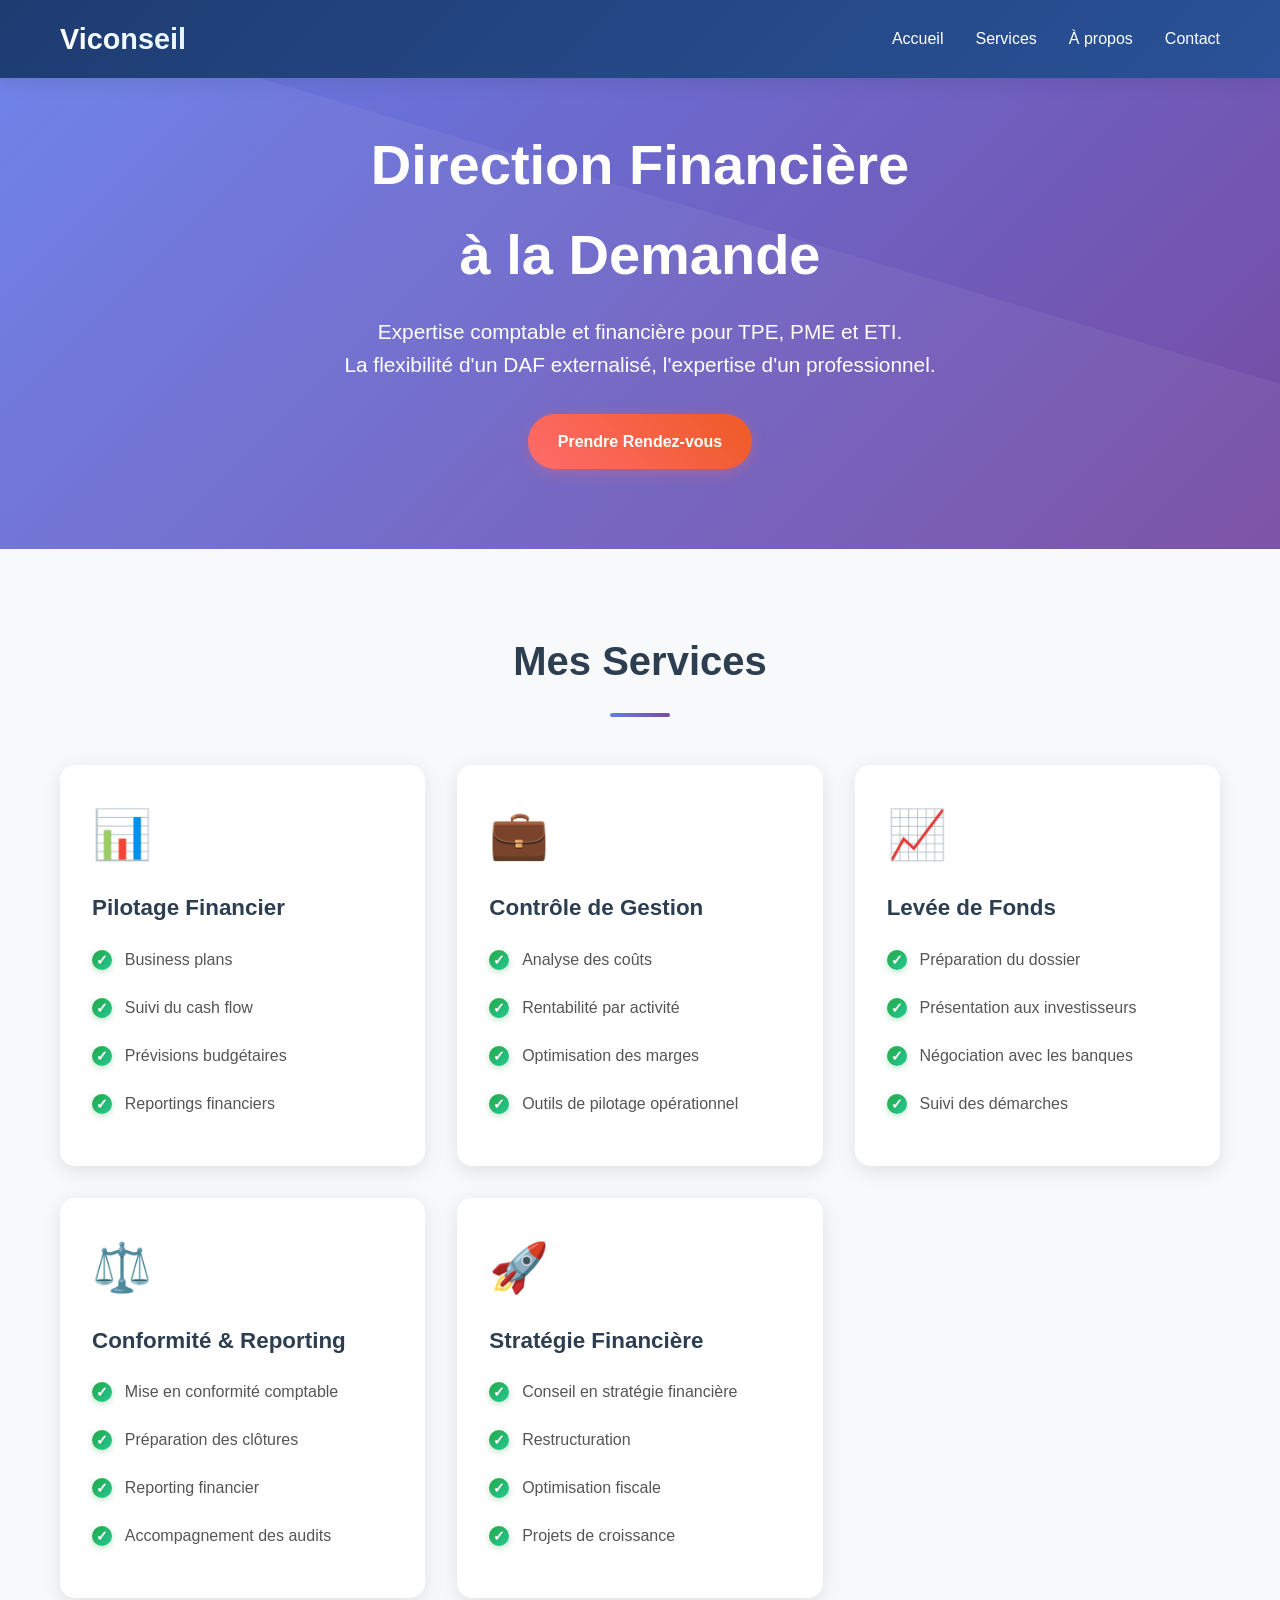
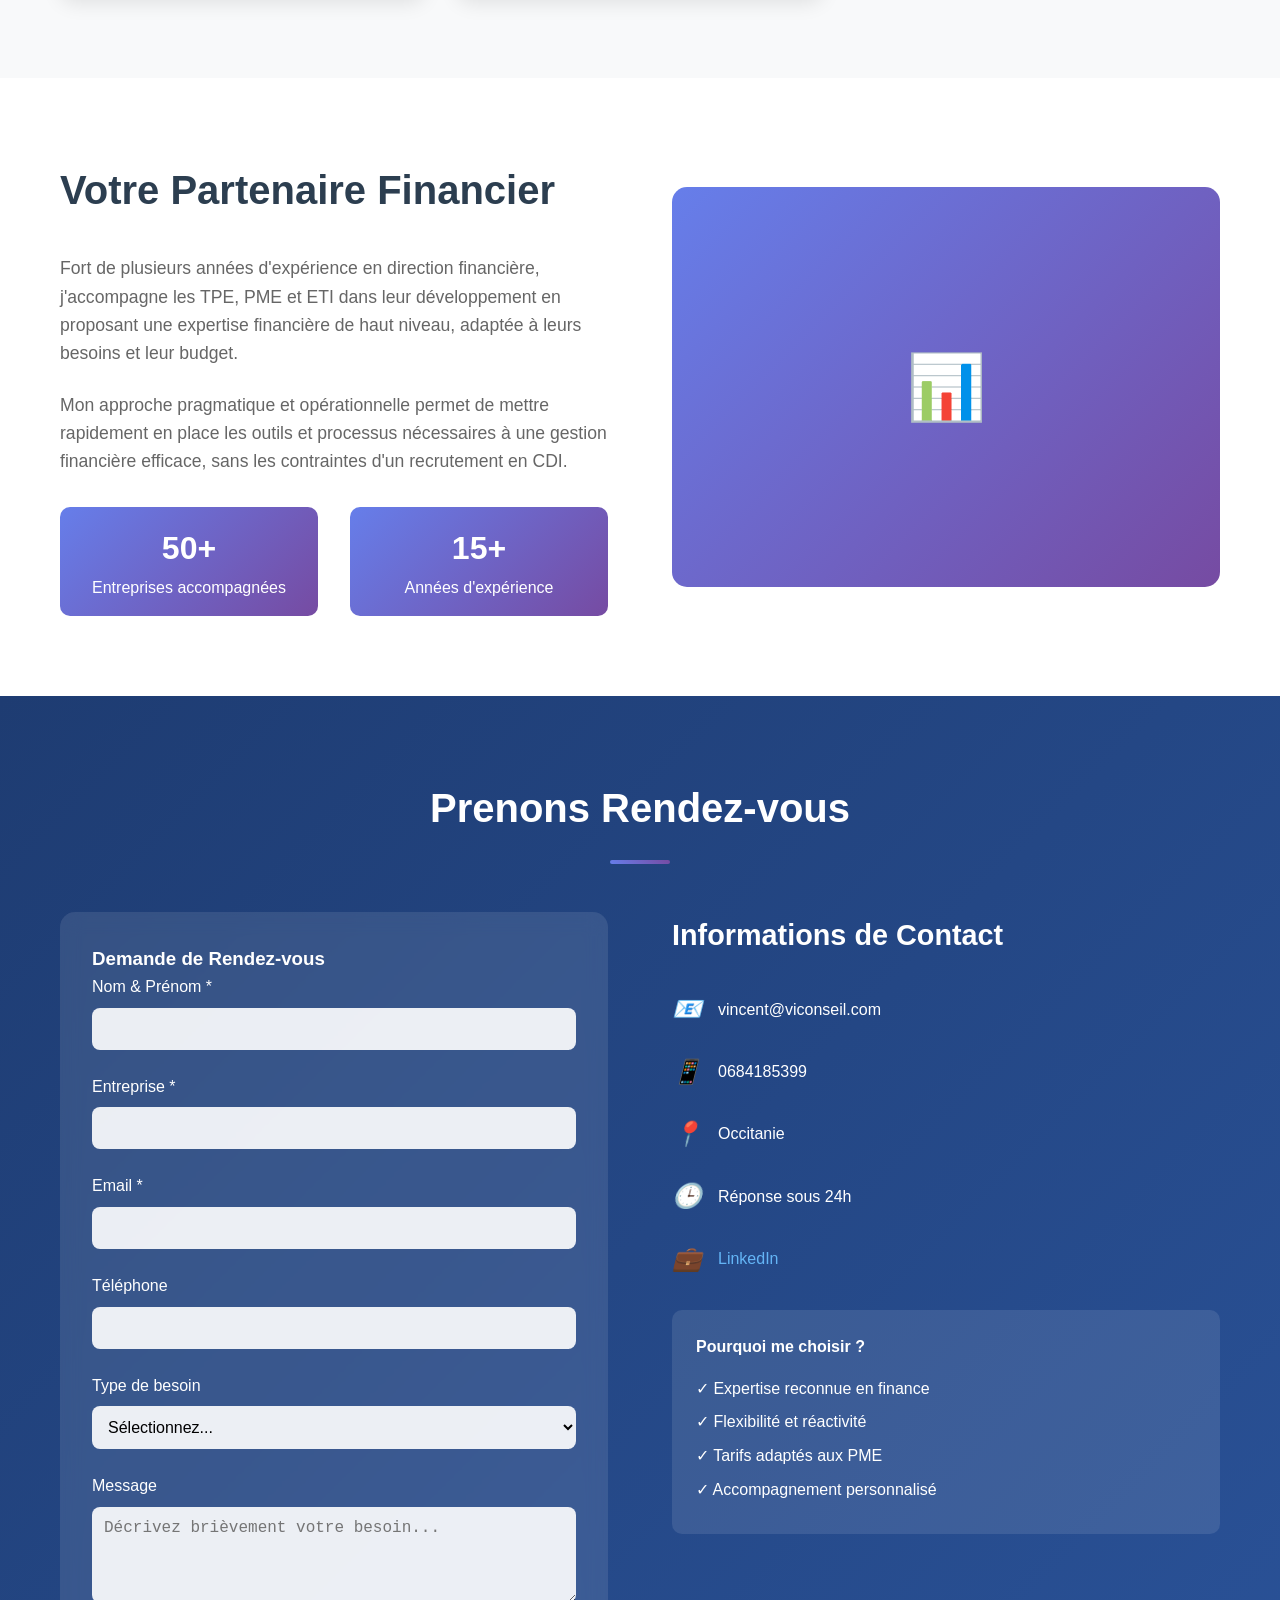
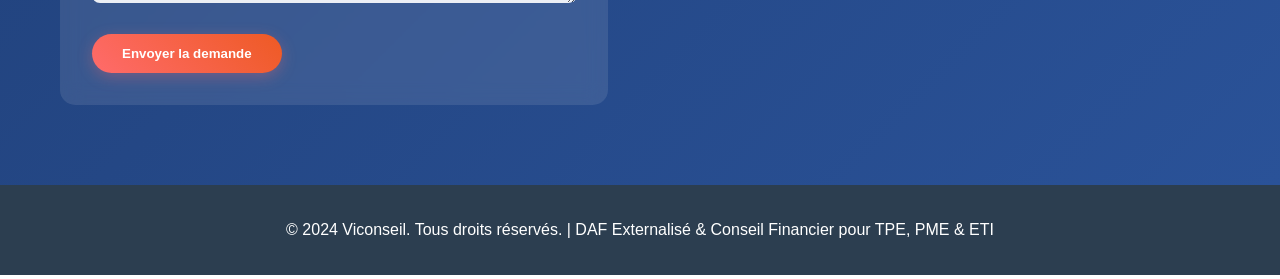
<file: site-vitrine-daf-externalise.html>
<!DOCTYPE html>
<html lang="fr">
<head>
    <meta charset="UTF-8">
    <meta name="viewport" content="width=device-width, initial-scale=1.0">
    <title>Viconseil - DAF Externalisé & Conseil Financier</title>
    <style>
        * {
            margin: 0;
            padding: 0;
            box-sizing: border-box;
        }

        body {
            font-family: 'Segoe UI', Tahoma, Geneva, Verdana, sans-serif;
            line-height: 1.6;
            color: #333;
            overflow-x: hidden;
        }

        .container {
            max-width: 1200px;
            margin: 0 auto;
            padding: 0 20px;
        }

        /* Header */
        header {
            background: linear-gradient(135deg, #1e3c72 0%, #2a5298 100%);
            color: white;
            padding: 1rem 0;
            position: fixed;
            width: 100%;
            top: 0;
            z-index: 1000;
            box-shadow: 0 2px 20px rgba(0,0,0,0.1);
        }

        nav {
            display: flex;
            justify-content: space-between;
            align-items: center;
        }

        .logo {
            font-size: 1.8rem;
            font-weight: bold;
            background: linear-gradient(45deg, #fff, #e3f2fd);
            -webkit-background-clip: text;
            -webkit-text-fill-color: transparent;
            background-clip: text;
        }

        .nav-links {
            display: flex;
            list-style: none;
            gap: 2rem;
        }

        .nav-links a {
            color: white;
            text-decoration: none;
            transition: all 0.3s ease;
            position: relative;
        }

        .nav-links a:hover {
            color: #64b5f6;
        }

        .nav-links a::after {
            content: '';
            position: absolute;
            width: 0;
            height: 2px;
            bottom: -5px;
            left: 0;
            background: #64b5f6;
            transition: width 0.3s ease;
        }

        .nav-links a:hover::after {
            width: 100%;
        }

        /* Hero Section */
        .hero {
            background: linear-gradient(135deg, #667eea 0%, #764ba2 100%);
            color: white;
            padding: 120px 0 80px;
            text-align: center;
            position: relative;
            overflow: hidden;
        }

        .hero::before {
            content: '';
            position: absolute;
            top: 0;
            left: 0;
            right: 0;
            bottom: 0;
            background: url('data:image/svg+xml,<svg xmlns="http://www.w3.org/2000/svg" viewBox="0 0 1000 1000"><polygon fill="rgba(255,255,255,0.05)" points="0,0 1000,300 1000,1000 0,700"/></svg>');
            background-size: cover;
        }

        .hero-content {
            position: relative;
            z-index: 2;
        }

        .hero h1 {
            font-size: 3.5rem;
            margin-bottom: 1rem;
            animation: slideInUp 1s ease;
        }

        .hero p {
            font-size: 1.3rem;
            margin-bottom: 2rem;
            opacity: 0.9;
            animation: slideInUp 1s ease 0.2s both;
        }

        .cta-button {
            display: inline-block;
            background: linear-gradient(45deg, #ff6b6b, #ee5a24);
            color: white;
            padding: 15px 30px;
            text-decoration: none;
            border-radius: 50px;
            font-weight: bold;
            transition: all 0.3s ease;
            box-shadow: 0 4px 15px rgba(255,107,107,0.3);
            animation: slideInUp 1s ease 0.4s both;
        }

        .cta-button:hover {
            transform: translateY(-3px);
            box-shadow: 0 8px 25px rgba(255,107,107,0.4);
        }

        /* Services Section */
        .services {
            padding: 80px 0;
            background: #f8f9fa;
        }

        .section-title {
            text-align: center;
            font-size: 2.5rem;
            margin-bottom: 3rem;
            color: #2c3e50;
            position: relative;
        }

        .section-title::after {
            content: '';
            display: block;
            width: 60px;
            height: 4px;
            background: linear-gradient(45deg, #667eea, #764ba2);
            margin: 20px auto;
            border-radius: 2px;
        }

        .services-grid {
            display: grid;
            grid-template-columns: repeat(auto-fit, minmax(300px, 1fr));
            gap: 2rem;
            margin-top: 3rem;
        }

        .service-card {
            background: white;
            padding: 2rem;
            border-radius: 15px;
            box-shadow: 0 5px 20px rgba(0,0,0,0.1);
            transition: all 0.3s ease;
            position: relative;
            overflow: hidden;
        }

        .service-card::before {
            content: '';
            position: absolute;
            top: 0;
            left: 0;
            width: 100%;
            height: 4px;
            background: linear-gradient(45deg, #667eea, #764ba2);
            transform: scaleX(0);
            transition: transform 0.3s ease;
        }

        .service-card:hover {
            transform: translateY(-5px);
            box-shadow: 0 10px 30px rgba(0,0,0,0.15);
        }

        .service-card:hover::before {
            transform: scaleX(1);
        }

        .service-icon {
            font-size: 3rem;
            margin-bottom: 1rem;
            color: #667eea;
        }

        .service-card h3 {
            font-size: 1.4rem;
            margin-bottom: 1rem;
            color: #2c3e50;
        }

        .service-list {
            margin-top: 1rem;
        }

        .service-item {
            display: flex;
            align-items: center;
            margin-bottom: 0.8rem;
            font-size: 1rem;
            color: #555;
            padding: 0.3rem 0;
        }

        .service-item::before {
            content: '✓';
            display: inline-block;
            width: 20px;
            height: 20px;
            background: linear-gradient(135deg, #28a745, #20c997);
            color: white;
            border-radius: 50%;
            font-weight: bold;
            font-size: 0.9rem;
            text-align: center;
            line-height: 20px;
            margin-right: 0.8rem;
            box-shadow: 0 2px 6px rgba(40, 167, 69, 0.3);
            flex-shrink: 0;
        }

        .service-item {
            padding-left: 0;
        }

        /* About Section */
        .about {
            padding: 80px 0;
            background: white;
        }

        .about-content {
            display: grid;
            grid-template-columns: 1fr 1fr;
            gap: 4rem;
            align-items: center;
        }

        .about-text h2 {
            font-size: 2.5rem;
            margin-bottom: 2rem;
            color: #2c3e50;
        }

        .about-text p {
            font-size: 1.1rem;
            margin-bottom: 1.5rem;
            color: #666;
        }

        .stats {
            display: grid;
            grid-template-columns: repeat(2, 1fr);
            gap: 2rem;
            margin-top: 2rem;
        }

        .stat {
            text-align: center;
            padding: 1rem;
            background: linear-gradient(135deg, #667eea, #764ba2);
            color: white;
            border-radius: 10px;
        }

        .stat-number {
            font-size: 2rem;
            font-weight: bold;
            display: block;
        }

        /* Contact Section */
        .contact {
            padding: 80px 0;
            background: linear-gradient(135deg, #1e3c72 0%, #2a5298 100%);
            color: white;
        }

        .contact-content {
            display: grid;
            grid-template-columns: 1fr 1fr;
            gap: 4rem;
            align-items: start;
        }

        .contact-form {
            background: rgba(255,255,255,0.1);
            padding: 2rem;
            border-radius: 15px;
            backdrop-filter: blur(10px);
        }

        .form-group {
            margin-bottom: 1.5rem;
        }

        .form-group label {
            display: block;
            margin-bottom: 0.5rem;
            font-weight: 500;
        }

        .form-group input,
        .form-group textarea,
        .form-group select {
            width: 100%;
            padding: 12px;
            border: none;
            border-radius: 8px;
            background: rgba(255,255,255,0.9);
            font-size: 1rem;
            transition: all 0.3s ease;
        }

        .form-group input:focus,
        .form-group textarea:focus,
        .form-group select:focus {
            outline: none;
            background: white;
            box-shadow: 0 0 10px rgba(255,255,255,0.3);
        }

        .submit-btn {
            background: linear-gradient(45deg, #ff6b6b, #ee5a24);
            color: white;
            padding: 12px 30px;
            border: none;
            border-radius: 50px;
            font-weight: bold;
            cursor: pointer;
            transition: all 0.3s ease;
            box-shadow: 0 4px 15px rgba(255,107,107,0.3);
        }

        .submit-btn:hover {
            transform: translateY(-2px);
            box-shadow: 0 6px 20px rgba(255,107,107,0.4);
        }

        .contact-info h3 {
            font-size: 1.8rem;
            margin-bottom: 2rem;
        }

        .contact-item {
            display: flex;
            align-items: center;
            margin-bottom: 1.5rem;
        }

        .contact-item i {
            font-size: 1.5rem;
            margin-right: 1rem;
            color: #64b5f6;
        }

        /* Footer */
        footer {
            background: #2c3e50;
            color: white;
            text-align: center;
            padding: 2rem 0;
        }

        /* Animations */
        @keyframes slideInUp {
            from {
                opacity: 0;
                transform: translateY(30px);
            }
            to {
                opacity: 1;
                transform: translateY(0);
            }
        }

        /* Mobile Responsiveness */
        @media (max-width: 768px) {
            .nav-links {
                display: none;
            }

            .hero h1 {
                font-size: 2.5rem;
            }

            .about-content,
            .contact-content {
                grid-template-columns: 1fr;
                gap: 2rem;
            }

            .services-grid {
                grid-template-columns: 1fr;
            }

            .stats {
                grid-template-columns: 1fr;
            }
        }

        .mobile-menu {
            display: none;
        }

        @media (max-width: 768px) {
            .mobile-menu {
                display: block;
                background: none;
                border: none;
                color: white;
                font-size: 1.5rem;
                cursor: pointer;
            }
        }
    </style>
</head>
<body>
    <!-- Header -->
    <header>
        <nav class="container">
            <div class="logo">Viconseil</div>
            <ul class="nav-links">
                <li><a href="#accueil">Accueil</a></li>
                <li><a href="#services">Services</a></li>
                <li><a href="#apropos">À propos</a></li>
                <li><a href="#contact">Contact</a></li>
            </ul>
            <button class="mobile-menu">☰</button>
        </nav>
    </header>

    <!-- Hero Section -->
    <section id="accueil" class="hero">
        <div class="container">
            <div class="hero-content">
                <h1>Direction Financière<br>à la Demande</h1>
                <p>Expertise comptable et financière pour TPE, PME et ETI.<br>La flexibilité d'un DAF externalisé, l'expertise d'un professionnel.</p>
                <a href="#contact" class="cta-button">Prendre Rendez-vous</a>
            </div>
        </div>
    </section>

    <!-- Services Section -->
    <section id="services" class="services">
        <div class="container">
            <h2 class="section-title">Mes Services</h2>
            <div class="services-grid">
                <div class="service-card">
                    <div class="service-icon">📊</div>
                    <h3>Pilotage Financier</h3>
                    <div class="service-list">
                        <div class="service-item">Business plans</div>
                        <div class="service-item">Suivi du cash flow</div>
                        <div class="service-item">Prévisions budgétaires</div>
                        <div class="service-item">Reportings financiers</div>
                    </div>
                </div>
                <div class="service-card">
                    <div class="service-icon">💼</div>
                    <h3>Contrôle de Gestion</h3>
                    <div class="service-list">
                        <div class="service-item">Analyse des coûts</div>
                        <div class="service-item">Rentabilité par activité</div>
                        <div class="service-item">Optimisation des marges</div>
                        <div class="service-item">Outils de pilotage opérationnel</div>
                    </div>
                </div>
                <div class="service-card">
                    <div class="service-icon">📈</div>
                    <h3>Levée de Fonds</h3>
                    <div class="service-list">
                        <div class="service-item">Préparation du dossier</div>
                        <div class="service-item">Présentation aux investisseurs</div>
                        <div class="service-item">Négociation avec les banques</div>
                        <div class="service-item">Suivi des démarches</div>
                    </div>
                </div>
                <div class="service-card">
                    <div class="service-icon">⚖️</div>
                    <h3>Conformité & Reporting</h3>
                    <div class="service-list">
                        <div class="service-item">Mise en conformité comptable</div>
                        <div class="service-item">Préparation des clôtures</div>
                        <div class="service-item">Reporting financier</div>
                        <div class="service-item">Accompagnement des audits</div>
                    </div>
                </div>
                <div class="service-card">
                    <div class="service-icon">🚀</div>
                    <h3>Stratégie Financière</h3>
                    <div class="service-list">
                        <div class="service-item">Conseil en stratégie financière</div>
                        <div class="service-item">Restructuration</div>
                        <div class="service-item">Optimisation fiscale</div>
                        <div class="service-item">Projets de croissance</div>
                    </div>
                </div>
            </div>
        </div>
    </section>

    <!-- About Section -->
    <section id="apropos" class="about">
        <div class="container">
            <div class="about-content">
                <div class="about-text">
                    <h2>Votre Partenaire Financier</h2>
                    <p>Fort de plusieurs années d'expérience en direction financière, j'accompagne les TPE, PME et ETI dans leur développement en proposant une expertise financière de haut niveau, adaptée à leurs besoins et leur budget.</p>
                    <p>Mon approche pragmatique et opérationnelle permet de mettre rapidement en place les outils et processus nécessaires à une gestion financière efficace, sans les contraintes d'un recrutement en CDI.</p>
                    <div class="stats">
                        <div class="stat">
                            <span class="stat-number">50+</span>
                            <span>Entreprises accompagnées</span>
                        </div>
                        <div class="stat">
                            <span class="stat-number">15+</span>
                            <span>Années d'expérience</span>
                        </div>
                    </div>
                </div>
                <div class="about-image">
                    <div style="background: linear-gradient(135deg, #667eea, #764ba2); height: 400px; border-radius: 15px; display: flex; align-items: center; justify-content: center; color: white; font-size: 4rem;">
                        📊
                    </div>
                </div>
            </div>
        </div>
    </section>

    <!-- Contact Section -->
    <section id="contact" class="contact">
        <div class="container">
            <h2 class="section-title" style="color: white;">Prenons Rendez-vous</h2>
            <div class="contact-content">
                <div class="contact-form">
                    <h3>Demande de Rendez-vous</h3>
                    <form id="contactForm">
                        <div class="form-group">
                            <label for="nom">Nom & Prénom *</label>
                            <input type="text" id="nom" name="nom" required>
                        </div>
                        <div class="form-group">
                            <label for="entreprise">Entreprise *</label>
                            <input type="text" id="entreprise" name="entreprise" required>
                        </div>
                        <div class="form-group">
                            <label for="email">Email *</label>
                            <input type="email" id="email" name="email" required>
                        </div>
                        <div class="form-group">
                            <label for="telephone">Téléphone</label>
                            <input type="tel" id="telephone" name="telephone">
                        </div>
                        <div class="form-group">
                            <label for="besoin">Type de besoin</label>
                            <select id="besoin" name="besoin">
                                <option value="">Sélectionnez...</option>
                                <option value="pilotage">Pilotage financier</option>
                                <option value="controle">Contrôle de gestion</option>
                                <option value="levee">Levée de fonds</option>
                                <option value="conformite">Conformité & Reporting</option>
                                <option value="strategie">Stratégie financière</option>
                                <option value="autre">Autre</option>
                            </select>
                        </div>
                        <div class="form-group">
                            <label for="message">Message</label>
                            <textarea id="message" name="message" rows="4" placeholder="Décrivez brièvement votre besoin..."></textarea>
                        </div>
                        <button type="submit" class="submit-btn">Envoyer la demande</button>
                    </form>
                </div>
                <div class="contact-info">
                    <h3>Informations de Contact</h3>
                    <div class="contact-item">
                        <i>📧</i>
                        <span>vincent@viconseil.com</span>
                    </div>
                    <div class="contact-item">
                        <i>📱</i>
                        <span>0684185399</span>
                    </div>
                    <div class="contact-item">
                        <i>📍</i>
                        <span>Occitanie</span>
                    </div>
                    <div class="contact-item">
                        <i>🕒</i>
                        <span>Réponse sous 24h</span>
                    </div>
                    <div class="contact-item">
                        <i>💼</i>
                        <span><a href="https://linkedin.com/in/vincent-izquierdo" target="_blank" style="color: #64b5f6; text-decoration: none;">LinkedIn</a></span>
                    </div>
                    <div style="margin-top: 2rem; padding: 1.5rem; background: rgba(255,255,255,0.1); border-radius: 10px;">
                        <h4 style="margin-bottom: 1rem;">Pourquoi me choisir ?</h4>
                        <ul style="list-style: none;">
                            <li style="margin-bottom: 0.5rem;">✓ Expertise reconnue en finance</li>
                            <li style="margin-bottom: 0.5rem;">✓ Flexibilité et réactivité</li>
                            <li style="margin-bottom: 0.5rem;">✓ Tarifs adaptés aux PME</li>
                            <li style="margin-bottom: 0.5rem;">✓ Accompagnement personnalisé</li>
                        </ul>
                    </div>
                </div>
            </div>
        </div>
    </section>

    <!-- Footer -->
    <footer>
        <div class="container">
            <p>&copy; 2024 Viconseil. Tous droits réservés. | DAF Externalisé & Conseil Financier pour TPE, PME & ETI</p>
        </div>
    </footer>

    <script>
        // Smooth scrolling for navigation links
        document.querySelectorAll('a[href^="#"]').forEach(anchor => {
            anchor.addEventListener('click', function (e) {
                e.preventDefault();
                const target = document.querySelector(this.getAttribute('href'));
                target.scrollIntoView({
                    behavior: 'smooth',
                    block: 'start'
                });
            });
        });

        // Form submission handling
        document.getElementById('contactForm').addEventListener('submit', function(e) {
            e.preventDefault();
            
            // Simulate form submission
            const submitBtn = document.querySelector('.submit-btn');
            const originalText = submitBtn.textContent;
            
            submitBtn.textContent = 'Envoi en cours...';
            submitBtn.disabled = true;
            
            setTimeout(() => {
                alert('Merci pour votre demande ! Je vous recontacterai dans les plus brefs délais.');
                submitBtn.textContent = originalText;
                submitBtn.disabled = false;
                document.getElementById('contactForm').reset();
            }, 2000);
        });

        // Add animation on scroll
        const observerOptions = {
            threshold: 0.1,
            rootMargin: '0px 0px -50px 0px'
        };

        const observer = new IntersectionObserver(function(entries) {
            entries.forEach(entry => {
                if (entry.isIntersecting) {
                    entry.target.style.opacity = '1';
                    entry.target.style.transform = 'translateY(0)';
                }
            });
        }, observerOptions);

        // Observe service cards for animation
        document.querySelectorAll('.service-card').forEach(card => {
            card.style.opacity = '0';
            card.style.transform = 'translateY(30px)';
            card.style.transition = 'opacity 0.6s ease, transform 0.6s ease';
            observer.observe(card);
        });
    </script>
</body>
</html>
</file>
<file: aneto-style.css>
/* VI CONSEIL - STYLE ANETO INSPIRED
   Design épuré, moderne et professionnel */

/* ========== IMPORTS ========== */
@import url('https://fonts.googleapis.com/css2?family=Inter:wght@300;400;500;600;700;800&display=swap');

/* ========== RESET & BASE ========== */
* {
    margin: 0;
    padding: 0;
    box-sizing: border-box;
}

html {
    scroll-behavior: smooth;
    font-size: 16px;
}

body {
    font-family: 'Inter', -apple-system, BlinkMacSystemFont, 'Segoe UI', sans-serif;
    line-height: 1.6;
    color: #2d3748;
    background-color: #ffffff;
    overflow-x: hidden;
    font-weight: 400;
    -webkit-font-smoothing: antialiased;
    -moz-osx-font-smoothing: grayscale;
}

/* ========== VARIABLES ========== */
:root {
    --primary-color: #1a365d;
    --secondary-color: #2d3748;
    --accent-color: #48bb78;
    --text-primary: #2d3748;
    --text-secondary: #718096;
    --text-light: #a0aec0;
    --background: #ffffff;
    --background-light: #f7fafc;
    --border-color: #e2e8f0;
    --shadow-sm: 0 1px 3px rgba(0, 0, 0, 0.1);
    --shadow-md: 0 4px 6px rgba(0, 0, 0, 0.1);
    --shadow-lg: 0 10px 25px rgba(0, 0, 0, 0.1);
    --border-radius: 8px;
    --border-radius-lg: 12px;
    --transition: all 0.3s ease;
}

/* ========== LAYOUT ========== */
.container {
    max-width: 1200px;
    margin: 0 auto;
    padding: 0 24px;
}

.section {
    padding: 80px 0;
}

.main-content {
    padding-top: 160px;
}

.section-sm {
    padding: 60px 0;
}

.section-lg {
    padding: 120px 0;
}

/* ========== TYPOGRAPHY ========== */
h1, h2, h3, h4, h5, h6 {
    color: var(--primary-color);
    font-weight: 600;
    line-height: 1.2;
    margin-bottom: 16px;
}

h1 {
    font-size: clamp(2.5rem, 4vw, 3.5rem);
    font-weight: 700;
    margin-bottom: 24px;
}

h2 {
    font-size: clamp(2rem, 3vw, 2.5rem);
    font-weight: 600;
    margin-bottom: 20px;
}

h3 {
    font-size: clamp(1.5rem, 2.5vw, 1.75rem);
    font-weight: 600;
}

h4 {
    font-size: 1.25rem;
    font-weight: 600;
}

p {
    color: var(--text-secondary);
    line-height: 1.7;
    margin-bottom: 16px;
    font-size: 1.1rem;
}

.text-large {
    font-size: 1.25rem;
    line-height: 1.6;
}

.text-center {
    text-align: center;
}

.text-primary {
    color: var(--primary-color);
}

.text-accent {
    color: var(--accent-color);
}

/* ========== HEADER ========== */
header {
    position: fixed;
    top: 0;
    left: 0;
    right: 0;
    background: rgba(255, 255, 255, 0.95);
    backdrop-filter: blur(10px);
    border-bottom: 1px solid var(--border-color);
    z-index: 1000;
    transition: var(--transition);
}

nav {
    display: flex;
    justify-content: space-between;
    align-items: center;
    padding: 20px 0;
}

.logo {
    font-size: 1.75rem;
    font-weight: 700;
    color: var(--primary-color);
    text-decoration: none;
    display: flex;
    align-items: center;
    gap: 12px;
}

.logo-icon {
    background: var(--primary-color);
    color: white;
    padding: 8px 12px;
    border-radius: var(--border-radius);
    font-size: 1rem;
    font-weight: 700;
}

.nav-links {
    display: flex;
    list-style: none;
    gap: 32px;
    align-items: center;
}

.nav-links a {
    color: var(--text-primary);
    text-decoration: none;
    font-weight: 600;
    font-size: 1.2rem;
    transition: var(--transition);
    position: relative;
}

.nav-links a:hover {
    color: var(--primary-color);
}

.nav-links a.active {
    color: var(--primary-color);
    font-weight: 600;
}

.client-login-btn {
    background: var(--accent-color);
    color: white !important;
    padding: 12px 24px;
    border-radius: var(--border-radius);
    font-weight: 600;
    text-decoration: none;
    transition: var(--transition);
    box-shadow: var(--shadow-sm);
}

.client-login-btn:hover {
    background: #38a169;
    transform: translateY(-2px);
    box-shadow: var(--shadow-md);
}

/* ========== HERO SECTION ========== */
.hero {
    padding: 180px 0 100px;
    background: var(--background);
}

.hero-content {
    display: grid;
    grid-template-columns: 1.2fr 0.8fr;
    gap: 80px;
    align-items: center;
}

.hero-text h1 {
    color: var(--primary-color);
    margin-bottom: 24px;
}

.hero-text .lead {
    font-size: 1.3rem;
    color: var(--text-secondary);
    line-height: 1.6;
    margin-bottom: 40px;
    font-weight: 400;
}

.hero-stats {
    display: flex;
    gap: 40px;
    margin-bottom: 40px;
}

.stat {
    text-align: left;
}

.stat-number {
    font-size: 2rem;
    font-weight: 700;
    color: var(--primary-color);
    display: block;
    line-height: 1;
}

.stat-label {
    font-size: 0.9rem;
    color: var(--text-light);
    text-transform: uppercase;
    letter-spacing: 0.5px;
    margin-top: 4px;
}

.hero-image {
    text-align: center;
}

.hero-image img {
    max-width: 67%;
    height: auto;
    border-radius: var(--border-radius-lg);
    box-shadow: var(--shadow-lg);
}

/* ========== BUTTONS ========== */
.btn {
    display: inline-block;
    padding: 16px 32px;
    font-size: 1rem;
    font-weight: 600;
    text-decoration: none;
    border-radius: var(--border-radius);
    transition: var(--transition);
    border: none;
    cursor: pointer;
}

.btn-primary {
    background: var(--primary-color);
    color: white;
    box-shadow: var(--shadow-sm);
}

.btn-primary:hover {
    background: #2c5282;
    transform: translateY(-2px);
    box-shadow: var(--shadow-md);
}

.btn-outline {
    background: transparent;
    color: var(--primary-color);
    border: 2px solid var(--primary-color);
}

.btn-outline:hover {
    background: var(--primary-color);
    color: white;
}

.btn-large {
    padding: 20px 40px;
    font-size: 1.1rem;
}

/* ========== SECTIONS ========== */
.values-section {
    background: var(--background-light);
}

.values-grid {
    display: flex;
    justify-content: center;
    gap: 32px;
    margin-top: 60px;
    padding-bottom: 20px;
    flex-wrap: wrap;
}

.value-card {
    text-align: center;
    padding: 32px 20px;
    background: white;
    border-radius: var(--border-radius-lg);
    box-shadow: var(--shadow-sm);
    transition: var(--transition);
    min-width: 280px;
    max-width: 320px;
    flex: 1;
}

.value-card:hover {
    transform: translateY(-4px);
    box-shadow: var(--shadow-md);
}

.value-icon {
    width: 60px;
    height: 60px;
    background: var(--primary-color);
    color: white;
    border-radius: 50%;
    display: flex;
    align-items: center;
    justify-content: center;
    font-size: 1.5rem;
    margin: 0 auto 20px;
}

.value-card h3 {
    color: var(--primary-color);
    margin-bottom: 12px;
    font-size: 1.1rem;
    font-weight: 600;
}

.value-card p {
    color: var(--text-secondary);
    line-height: 1.5;
    font-size: 0.9rem;
}

/* Styles pour la barre de défilement des values */
.values-grid::-webkit-scrollbar {
    height: 12px;
}

.values-grid::-webkit-scrollbar-track {
    background: #f1f1f1;
    border-radius: 4px;
}

.values-grid::-webkit-scrollbar-thumb {
    background-color: var(--primary-color);
    border-radius: 4px;
    transition: background-color 0.3s ease;
}

.values-grid::-webkit-scrollbar-thumb:hover {
    background-color: #2563eb;
}

/* ========== SERVICES SECTION ========== */
/* Réduction des marges pour la section services */
.section:has(.services-grid) .text-center h2 {
    margin-bottom: 8px;
}

.section:has(.services-grid) .text-center .text-large {
    margin-bottom: 8px;
}

.services-grid {
    display: flex;
    overflow-x: auto;
    scroll-snap-type: x mandatory;
    gap: 32px;
    margin-top: 24px;
    padding-bottom: 20px;
    -webkit-overflow-scrolling: touch;
    scrollbar-width: thin;
    scrollbar-color: var(--primary-color) #f1f1f1;
}

.service-card {
    background: white;
    padding: 40px 32px;
    border-radius: var(--border-radius-lg);
    box-shadow: var(--shadow-sm);
    transition: var(--transition);
    border-left: 4px solid var(--primary-color);
    display: flex;
    flex-direction: column;
    min-width: 350px;
    flex: 0 0 350px;
    scroll-snap-align: start;
}

.service-card:hover {
    transform: translateY(-4px);
    box-shadow: var(--shadow-md);
}

.service-card h3 {
    color: var(--primary-color);
    margin-bottom: 16px;
    font-size: 1.3rem;
    font-weight: 600;
}

.service-card p {
    color: var(--text-secondary);
    margin-bottom: 20px;
    font-size: 0.95rem;
    line-height: 1.5;
}

/* Styles pour la barre de défilement des services */
.services-grid::-webkit-scrollbar {
    height: 12px;
}

.services-grid::-webkit-scrollbar-track {
    background: #f1f1f1;
    border-radius: 4px;
}

.services-grid::-webkit-scrollbar-thumb {
    background-color: var(--primary-color);
    border-radius: 4px;
    transition: background-color 0.3s ease;
}

.services-grid::-webkit-scrollbar-thumb:hover {
    background-color: #2563eb;
}

.service-list {
    list-style: none;
}

.service-list li {
    color: var(--text-secondary);
    padding: 8px 0;
    border-bottom: 1px solid var(--border-color);
    position: relative;
    padding-left: 24px;
    font-size: 0.85rem;
    line-height: 1.4;
}

.service-list li:last-child {
    border-bottom: none;
}

.service-list li::before {
    content: '✓';
    position: absolute;
    left: 0;
    color: var(--accent-color);
    font-weight: 600;
}

/* ========== TESTIMONIAL ========== */
.testimonial {
    background: var(--background-light);
    text-align: center;
}

.testimonial-content {
    max-width: 800px;
    margin: 0 auto;
}

.testimonial-quote {
    font-size: 1.2rem;
    font-style: italic;
    color: var(--text-primary);
    line-height: 1.6;
    margin-bottom: 32px;
    font-weight: 400;
}

.testimonial-author {
    color: var(--text-secondary);
    font-weight: 600;
}

/* ========== CTA SECTION ========== */
.cta-section {
    background: var(--primary-color);
    color: white;
    text-align: center;
}

.cta-section h2 {
    color: white;
    margin-bottom: 24px;
}

.cta-section p {
    color: rgba(255, 255, 255, 0.9);
    font-size: 1.2rem;
    margin-bottom: 40px;
    max-width: 600px;
    margin-left: auto;
    margin-right: auto;
}

.cta-buttons {
    display: flex;
    gap: 24px;
    justify-content: center;
    align-items: center;
    flex-wrap: wrap;
}

.btn-white {
    background: white;
    color: var(--primary-color);
}

.btn-white:hover {
    background: var(--background-light);
    transform: translateY(-2px);
}

/* ========== FOOTER ========== */
footer {
    background: var(--text-primary);
    color: white;
    text-align: center;
    padding: 40px 0;
}

footer p {
    color: rgba(255, 255, 255, 0.8);
    margin: 0;
}

/* ========== MOBILE RESPONSIVENESS ========== */
.mobile-menu {
    display: none;
    background: none;
    border: none;
    font-size: 1.5rem;
    color: var(--primary-color);
    cursor: pointer;
}


@media (max-width: 768px) {
    .container {
        padding: 0 20px;
    }
    
    .nav-links {
        display: none;
        position: absolute;
        top: 100%;
        left: 0;
        right: 0;
        background: white;
        flex-direction: column;
        padding: 20px;
        gap: 20px;
        box-shadow: var(--shadow-lg);
        border-top: 1px solid var(--border-color);
    }
    
    .nav-links.active {
        display: flex;
    }
    
    .mobile-menu {
        display: block;
    }
    
    .hero {
        padding: 160px 0 80px;
    }
    
    .main-content {
        padding-top: 140px;
    }
    
    .hero-content {
        grid-template-columns: 1fr;
        gap: 40px;
        text-align: center;
    }
    
    .hero-stats {
        justify-content: center;
        gap: 32px;
    }
    
    .service-card {
        min-width: 280px;
        flex: 0 0 280px;
    }
    
    .value-card {
        min-width: 240px;
        flex: 0 0 240px;
        padding: 24px 16px;
    }
    
    .value-card h3 {
        font-size: 1rem;
    }
    
    .value-card p {
        font-size: 0.85rem;
    }
    
    .cta-buttons {
        flex-direction: column;
        gap: 16px;
    }
    
    .section {
        padding: 60px 0;
    }
}

@media (max-width: 480px) {
    .hero-stats {
        flex-direction: column;
        gap: 24px;
        text-align: center;
    }
    
    .btn {
        padding: 14px 24px;
        font-size: 0.95rem;
    }
}

/* ========== ANIMATIONS ========== */
@keyframes fadeInUp {
    from {
        opacity: 0;
        transform: translateY(30px);
    }
    to {
        opacity: 1;
        transform: translateY(0);
    }
}

.fade-in-up {
    animation: fadeInUp 0.6s ease-out;
}

/* Smooth transitions pour toutes les interactions */
* {
    transition: background-color 0.3s ease, color 0.3s ease, transform 0.3s ease;
}

/* ========== UTILITIES ========== */
.mb-0 { margin-bottom: 0; }
.mb-1 { margin-bottom: 16px; }
.mb-2 { margin-bottom: 32px; }
.mb-3 { margin-bottom: 48px; }

.mt-0 { margin-top: 0; }
.mt-1 { margin-top: 16px; }
.mt-2 { margin-top: 32px; }
.mt-3 { margin-top: 48px; }

/* ========== TECHNOLOGIES SECTION ========== */
.technologies-section {
    background: var(--background-light);
    border-top: 1px solid var(--border-color);
}

.technologies-grid {
    display: grid;
    grid-template-columns: repeat(auto-fit, minmax(280px, 1fr));
    gap: 40px;
    margin-top: 60px;
}

.tech-category {
    text-align: center;
}

.tech-category h4 {
    color: var(--text-primary);
    font-size: 1.1rem;
    font-weight: 600;
    margin-bottom: 24px;
    padding-bottom: 8px;
    border-bottom: 2px solid var(--accent-color);
    display: inline-block;
}

.tech-logos {
    display: flex;
    justify-content: center;
    align-items: center;
    gap: 24px;
    flex-wrap: wrap;
}

.tech-logo {
    width: 80px;
    height: 80px;
    background: white;
    border-radius: var(--border-radius-lg);
    display: flex;
    align-items: center;
    justify-content: center;
    box-shadow: var(--shadow-sm);
    transition: var(--transition);
    cursor: pointer;
    padding: 12px;
}

.tech-logo:hover {
    transform: translateY(-4px);
    box-shadow: var(--shadow-lg);
}

.tech-logo img {
    max-width: 100%;
    max-height: 100%;
    object-fit: contain;
    filter: grayscale(20%) opacity(0.85);
    transition: var(--transition);
}

.tech-logo:hover img {
    filter: grayscale(0%) opacity(1);
    transform: scale(1.05);
}

/* Technologies responsive */
@media (max-width: 768px) {
    .technologies-grid {
        grid-template-columns: repeat(auto-fit, minmax(250px, 1fr));
        gap: 32px;
        margin-top: 40px;
    }
    
    .tech-logos {
        gap: 16px;
    }
    
    .tech-logo {
        width: 64px;
        height: 64px;
        padding: 8px;
    }
}

/* ========== SLIDER SYSTEM ========== */
.slider-container {
    position: relative;
    display: flex;
    align-items: center;
    margin-top: 60px;
}

.slider-arrow {
    position: absolute;
    top: 50%;
    transform: translateY(-50%);
    background: white;
    border: 2px solid var(--primary-color);
    color: var(--primary-color);
    border-radius: 50%;
    width: 50px;
    height: 50px;
    font-size: 1.2rem;
    cursor: pointer;
    z-index: 10;
    transition: var(--transition);
    display: flex;
    align-items: center;
    justify-content: center;
    box-shadow: var(--shadow-md);
}

.slider-arrow:hover {
    background: var(--primary-color);
    color: white;
    transform: translateY(-50%) scale(1.1);
}

.slider-arrow-left {
    left: -25px;
}

.slider-arrow-right {
    right: -25px;
}

/* Services Grid - Affichage simple sur desktop */
.services-grid {
    display: grid;
    grid-template-columns: repeat(2, 1fr);
    gap: 24px;
    width: 100%;
}

.service-card {
    /* Retour au style normal */
}

/* Technologies Grid - Affichage simple sur desktop */
.technologies-grid {
    display: grid;
    grid-template-columns: repeat(2, 1fr);
    gap: 32px;
    width: 100%;
}

.tech-category {
    /* Retour au style normal */
}

/* Testimonials Grid - Horizontal Scroll */
.testimonials-grid {
    display: flex;
    overflow-x: auto;
    scroll-snap-type: x mandatory;
    gap: 32px;
    margin-top: 60px;
    padding-bottom: 20px;
    -webkit-overflow-scrolling: touch;
    scrollbar-width: thin;
    scrollbar-color: var(--primary-color) #f1f1f1;
}

.testimonial-content {
    background: white;
    padding: 40px 32px;
    border-radius: var(--border-radius-lg);
    box-shadow: var(--shadow-sm);
    transition: var(--transition);
    min-width: 450px;
    flex: 0 0 450px;
    scroll-snap-align: start;
    display: flex;
    flex-direction: column;
}

.testimonial-content:hover {
    transform: translateY(-4px);
    box-shadow: var(--shadow-md);
}

.testimonial-logo {
    display: flex;
    justify-content: center;
    align-items: center;
    height: 60px;
    margin-bottom: 24px;
}

.testimonial-logo img {
    max-height: 40px;
    max-width: 120px;
    object-fit: contain;
    opacity: 0.7;
}

.testimonial-quote {
    font-size: 1.05rem;
    font-style: italic;
    color: var(--text-primary);
    line-height: 1.6;
    margin-bottom: 24px;
    font-weight: 400;
    flex-grow: 1;
}

.testimonial-author {
    color: var(--text-secondary);
    font-weight: 600;
    font-style: normal;
    font-size: 0.95rem;
}

.testimonial-company {
    font-size: 0.85rem;
    color: var(--text-light);
    font-style: normal;
    font-weight: 400;
}

/* Styles pour la barre de défilement des témoignages */
.testimonials-grid::-webkit-scrollbar {
    height: 12px;
}

.testimonials-grid::-webkit-scrollbar-track {
    background: #f1f1f1;
    border-radius: 4px;
}

.testimonials-grid::-webkit-scrollbar-thumb {
    background-color: var(--primary-color);
    border-radius: 4px;
    transition: background-color 0.3s ease;
}

.testimonials-grid::-webkit-scrollbar-thumb:hover {
    background-color: #2563eb;
}

/* Responsive grids */
@media (max-width: 768px) {
    .services-grid {
        grid-template-columns: 1fr;
        gap: 20px;
    }
    
    .technologies-grid {
        grid-template-columns: 1fr;
        gap: 24px;
    }
    
    .testimonials-grid {
        gap: 24px;
        margin-top: 40px;
    }

    .testimonial-content {
        min-width: 320px;
        flex: 0 0 320px;
        padding: 32px 24px;
    }
    
    .slider-arrow {
        display: none; /* Masquer les flèches sur mobile */
    }
    
    .slider-container {
        margin-top: 40px;
    }
}

/* ========== FOOTER ========== */
.footer-content {
    display: flex;
    justify-content: space-between;
    align-items: center;
    flex-wrap: wrap;
    gap: 20px;
}

.social-links {
    display: flex;
    align-items: center;
}

.linkedin-link {
    display: flex;
    align-items: center;
    gap: 8px;
    color: var(--text-secondary);
    text-decoration: none;
    font-size: 0.9rem;
    font-weight: 500;
    padding: 8px 16px;
    border-radius: var(--border-radius);
    transition: var(--transition);
    border: 1px solid transparent;
}

.linkedin-link:hover {
    color: #0077B5;
    background: rgba(0, 119, 181, 0.1);
    border-color: rgba(0, 119, 181, 0.2);
    transform: translateY(-1px);
}

.linkedin-link svg {
    transition: var(--transition);
}

.linkedin-link:hover svg {
    transform: scale(1.1);
}

/* Footer responsive */
@media (max-width: 768px) {
    .footer-content {
        flex-direction: column;
        text-align: center;
        gap: 16px;
    }
    
    .footer-content p {
        margin-bottom: 0;
    }
}
</file>
<file: client-styles.css>
/* Styles spécifiques à l'espace client */

/* Support Cards */
.support-content {
    display: grid;
    grid-template-columns: repeat(auto-fit, minmax(250px, 1fr));
    gap: 2rem;
    margin-top: 2rem;
}

.support-card {
    background: #f8f9fa;
    padding: 2rem;
    border-radius: 15px;
    text-align: center;
    box-shadow: 0 5px 20px rgba(0,0,0,0.1);
}

.support-card h4 {
    color: #2c3e50;
    margin-bottom: 1rem;
    font-size: 1.3rem;
}

.support-card p {
    margin-bottom: 0.5rem;
}

.support-card a {
    color: #667eea;
    text-decoration: none;
}

.support-card a:hover {
    text-decoration: underline;
}

/* Profile Form */
.profile-form {
    max-width: 600px;
}

.profile-form .form-group {
    margin-bottom: 1.5rem;
}

.profile-form label {
    display: block;
    margin-bottom: 0.5rem;
    font-weight: 500;
    color: #2c3e50;
}

.profile-form input,
.profile-form textarea {
    width: 100%;
    padding: 12px;
    border: 2px solid #e1e5e9;
    border-radius: 8px;
    font-size: 1rem;
    background: #f8f9fa;
    color: #666;
}

.profile-form textarea {
    min-height: 80px;
    resize: vertical;
}

/* Bank Details */
.bank-details {
    background: #f8f9fa;
    padding: 1.5rem;
    border-radius: 10px;
    margin: 1rem 0;
}

.bank-details p {
    margin-bottom: 0.5rem;
    font-family: monospace;
    font-size: 0.9rem;
}

.client-login-btn {
    background: linear-gradient(45deg, #28a745, #20c997) !important;
    padding: 8px 16px !important;
    border-radius: 25px !important;
    font-weight: 600 !important;
    box-shadow: 0 2px 10px rgba(40, 167, 69, 0.3) !important;
    transition: all 0.3s ease !important;
}

.client-login-btn:hover {
    transform: translateY(-2px) !important;
    box-shadow: 0 4px 15px rgba(40, 167, 69, 0.4) !important;
}

/* Login Section */
.login-section {
    background: linear-gradient(135deg, #667eea 0%, #764ba2 100%);
    min-height: 100vh;
    padding: 120px 0 80px;
    display: flex;
    align-items: center;
}

.login-container {
    display: grid;
    grid-template-columns: 1fr 1fr;
    gap: 4rem;
    align-items: center;
    max-width: 1200px;
    margin: 0 auto;
}

.login-form-wrapper {
    background: white;
    padding: 3rem;
    border-radius: 20px;
    box-shadow: 0 20px 60px rgba(0,0,0,0.1);
}

.login-form-wrapper h2 {
    font-size: 2rem;
    margin-bottom: 0.5rem;
    color: #2c3e50;
    text-align: center;
}

.login-form-wrapper > p {
    text-align: center;
    color: #666;
    margin-bottom: 2rem;
}

.login-form .form-group {
    margin-bottom: 1.5rem;
}

.login-form label {
    display: block;
    margin-bottom: 0.5rem;
    font-weight: 500;
    color: #2c3e50;
}

.login-form input[type="email"],
.login-form input[type="password"] {
    width: 100%;
    padding: 15px;
    border: 2px solid #e1e5e9;
    border-radius: 10px;
    font-size: 1rem;
    transition: all 0.3s ease;
    background: #f8f9fa;
}

.login-form input[type="email"]:focus,
.login-form input[type="password"]:focus {
    outline: none;
    border-color: #667eea;
    background: white;
    box-shadow: 0 0 0 3px rgba(102, 126, 234, 0.1);
}

.form-options {
    display: flex;
    justify-content: space-between;
    align-items: center;
    margin-bottom: 2rem;
}

.remember-me {
    display: flex;
    align-items: center;
    cursor: pointer;
    font-size: 0.9rem;
}

.remember-me input[type="checkbox"] {
    margin-right: 0.5rem;
}

.forgot-password {
    color: #667eea;
    text-decoration: none;
    font-size: 0.9rem;
}

.forgot-password:hover {
    text-decoration: underline;
}

.login-btn {
    width: 100%;
    background: linear-gradient(45deg, #667eea, #764ba2);
    color: white;
    padding: 15px;
    border: none;
    border-radius: 10px;
    font-size: 1.1rem;
    font-weight: 600;
    cursor: pointer;
    transition: all 0.3s ease;
    box-shadow: 0 4px 15px rgba(102, 126, 234, 0.3);
}

.login-btn:hover {
    transform: translateY(-2px);
    box-shadow: 0 8px 25px rgba(102, 126, 234, 0.4);
}

.login-help {
    text-align: center;
    margin-top: 2rem;
    padding-top: 2rem;
    border-top: 1px solid #e1e5e9;
}

.login-help p {
    margin-bottom: 0.5rem;
    color: #666;
    font-size: 0.9rem;
}

.login-help a {
    color: #667eea;
    text-decoration: none;
}

.login-help a:hover {
    text-decoration: underline;
}

/* Info Cards */
.login-info {
    display: flex;
    flex-direction: column;
    gap: 1.5rem;
}

.info-card {
    background: rgba(255,255,255,0.1);
    padding: 2rem;
    border-radius: 15px;
    backdrop-filter: blur(10px);
    border: 1px solid rgba(255,255,255,0.2);
    transition: all 0.3s ease;
}

.info-card:hover {
    transform: translateY(-5px);
    background: rgba(255,255,255,0.15);
}

.info-card h3 {
    color: white;
    font-size: 1.3rem;
    margin-bottom: 1rem;
}

.info-card p {
    color: rgba(255,255,255,0.9);
    line-height: 1.6;
}

/* Dashboard Styles */
.dashboard {
    background: #f8f9fa;
    min-height: 100vh;
    padding: 120px 0 80px;
}

.dashboard-header {
    background: white;
    padding: 2rem 0;
    box-shadow: 0 2px 10px rgba(0,0,0,0.1);
    margin-bottom: 3rem;
}

.dashboard-nav {
    display: flex;
    justify-content: space-between;
    align-items: center;
}

.client-info h2 {
    color: #2c3e50;
    margin-bottom: 0.5rem;
}

.client-info p {
    color: #666;
}

.logout-btn {
    background: #dc3545;
    color: white;
    padding: 10px 20px;
    border: none;
    border-radius: 8px;
    text-decoration: none;
    cursor: pointer;
    transition: all 0.3s ease;
}

.logout-btn:hover {
    background: #c82333;
    transform: translateY(-1px);
}

.dashboard-content {
    display: grid;
    grid-template-columns: 1fr 2fr;
    gap: 3rem;
}

/* Sidebar */
.sidebar {
    background: white;
    border-radius: 15px;
    padding: 2rem;
    height: fit-content;
    box-shadow: 0 5px 20px rgba(0,0,0,0.1);
}

.sidebar h3 {
    color: #2c3e50;
    margin-bottom: 1.5rem;
    font-size: 1.3rem;
}

.sidebar-menu {
    list-style: none;
}

.sidebar-menu li {
    margin-bottom: 0.5rem;
}

.sidebar-menu a {
    display: block;
    padding: 12px 16px;
    color: #666;
    text-decoration: none;
    border-radius: 8px;
    transition: all 0.3s ease;
}

.sidebar-menu a:hover,
.sidebar-menu a.active {
    background: linear-gradient(45deg, #667eea, #764ba2);
    color: white;
}

/* Main Content */
.main-content {
    background: white;
    border-radius: 15px;
    padding: 2rem;
    box-shadow: 0 5px 20px rgba(0,0,0,0.1);
}

.content-header {
    display: flex;
    justify-content: space-between;
    align-items: center;
    margin-bottom: 2rem;
    padding-bottom: 1rem;
    border-bottom: 2px solid #f1f3f4;
}

.content-header h3 {
    color: #2c3e50;
    font-size: 1.5rem;
}

.filter-btn {
    background: #667eea;
    color: white;
    padding: 8px 16px;
    border: none;
    border-radius: 8px;
    cursor: pointer;
    transition: all 0.3s ease;
}

.filter-btn:hover {
    background: #5a6fd8;
}

/* Invoices Table */
.invoices-table {
    width: 100%;
    border-collapse: collapse;
    margin-top: 1rem;
}

.invoices-table th,
.invoices-table td {
    padding: 15px;
    text-align: left;
    border-bottom: 1px solid #e1e5e9;
}

.invoices-table th {
    background: #f8f9fa;
    font-weight: 600;
    color: #2c3e50;
}

.invoices-table tbody tr:hover {
    background: #f8f9fa;
}

.status-badge {
    padding: 6px 12px;
    border-radius: 20px;
    font-size: 0.8rem;
    font-weight: 600;
    text-transform: uppercase;
}

.status-paid {
    background: #d4edda;
    color: #155724;
}

.status-pending {
    background: #fff3cd;
    color: #856404;
}

.status-overdue {
    background: #f8d7da;
    color: #721c24;
}

.action-btn {
    padding: 6px 12px;
    border: none;
    border-radius: 6px;
    cursor: pointer;
    font-size: 0.8rem;
    margin-right: 0.5rem;
    transition: all 0.3s ease;
}

.download-btn {
    background: #17a2b8;
    color: white;
}

.download-btn:hover {
    background: #138496;
}

.pay-btn {
    background: #28a745;
    color: white;
}

.pay-btn:hover {
    background: #218838;
}

/* Payment Modal */
.modal {
    display: none;
    position: fixed;
    z-index: 2000;
    left: 0;
    top: 0;
    width: 100%;
    height: 100%;
    background: rgba(0,0,0,0.5);
    backdrop-filter: blur(5px);
}

.modal-content {
    background: white;
    margin: 5% auto;
    padding: 3rem;
    border-radius: 20px;
    width: 90%;
    max-width: 600px;
    box-shadow: 0 20px 60px rgba(0,0,0,0.2);
    position: relative;
}

.close {
    position: absolute;
    right: 20px;
    top: 20px;
    font-size: 2rem;
    cursor: pointer;
    color: #999;
}

.close:hover {
    color: #333;
}

.payment-methods {
    display: grid;
    grid-template-columns: 1fr 1fr;
    gap: 2rem;
    margin-top: 2rem;
}

.payment-method {
    border: 2px solid #e1e5e9;
    border-radius: 15px;
    padding: 2rem;
    text-align: center;
    cursor: pointer;
    transition: all 0.3s ease;
}

.payment-method:hover,
.payment-method.selected {
    border-color: #667eea;
    background: #f8f9ff;
}

.payment-method h4 {
    color: #2c3e50;
    margin-bottom: 1rem;
}

.payment-method p {
    color: #666;
    font-size: 0.9rem;
}

.payment-form {
    margin-top: 2rem;
    padding-top: 2rem;
    border-top: 1px solid #e1e5e9;
}

.card-form {
    display: none;
}

.card-form.active {
    display: block;
}

.card-form .form-group {
    margin-bottom: 1rem;
}

.card-form input {
    width: 100%;
    padding: 12px;
    border: 2px solid #e1e5e9;
    border-radius: 8px;
    font-size: 1rem;
}

.card-form input:focus {
    outline: none;
    border-color: #667eea;
}

.pay-now-btn {
    width: 100%;
    background: linear-gradient(45deg, #28a745, #20c997);
    color: white;
    padding: 15px;
    border: none;
    border-radius: 10px;
    font-size: 1.1rem;
    font-weight: 600;
    cursor: pointer;
    margin-top: 1rem;
    transition: all 0.3s ease;
}

.pay-now-btn:hover {
    transform: translateY(-2px);
    box-shadow: 0 8px 25px rgba(40, 167, 69, 0.3);
}

/* Responsive */
@media (max-width: 768px) {
    .login-container {
        grid-template-columns: 1fr;
        gap: 2rem;
    }
    
    .login-info {
        grid-template-columns: 1fr;
    }
    
    .dashboard-content {
        grid-template-columns: 1fr;
    }
    
    .sidebar {
        margin-bottom: 2rem;
    }
    
    .payment-methods {
        grid-template-columns: 1fr;
    }
    
    .invoices-table {
        font-size: 0.8rem;
    }
    
    .invoices-table th,
    .invoices-table td {
        padding: 8px;
    }
}
</file>
